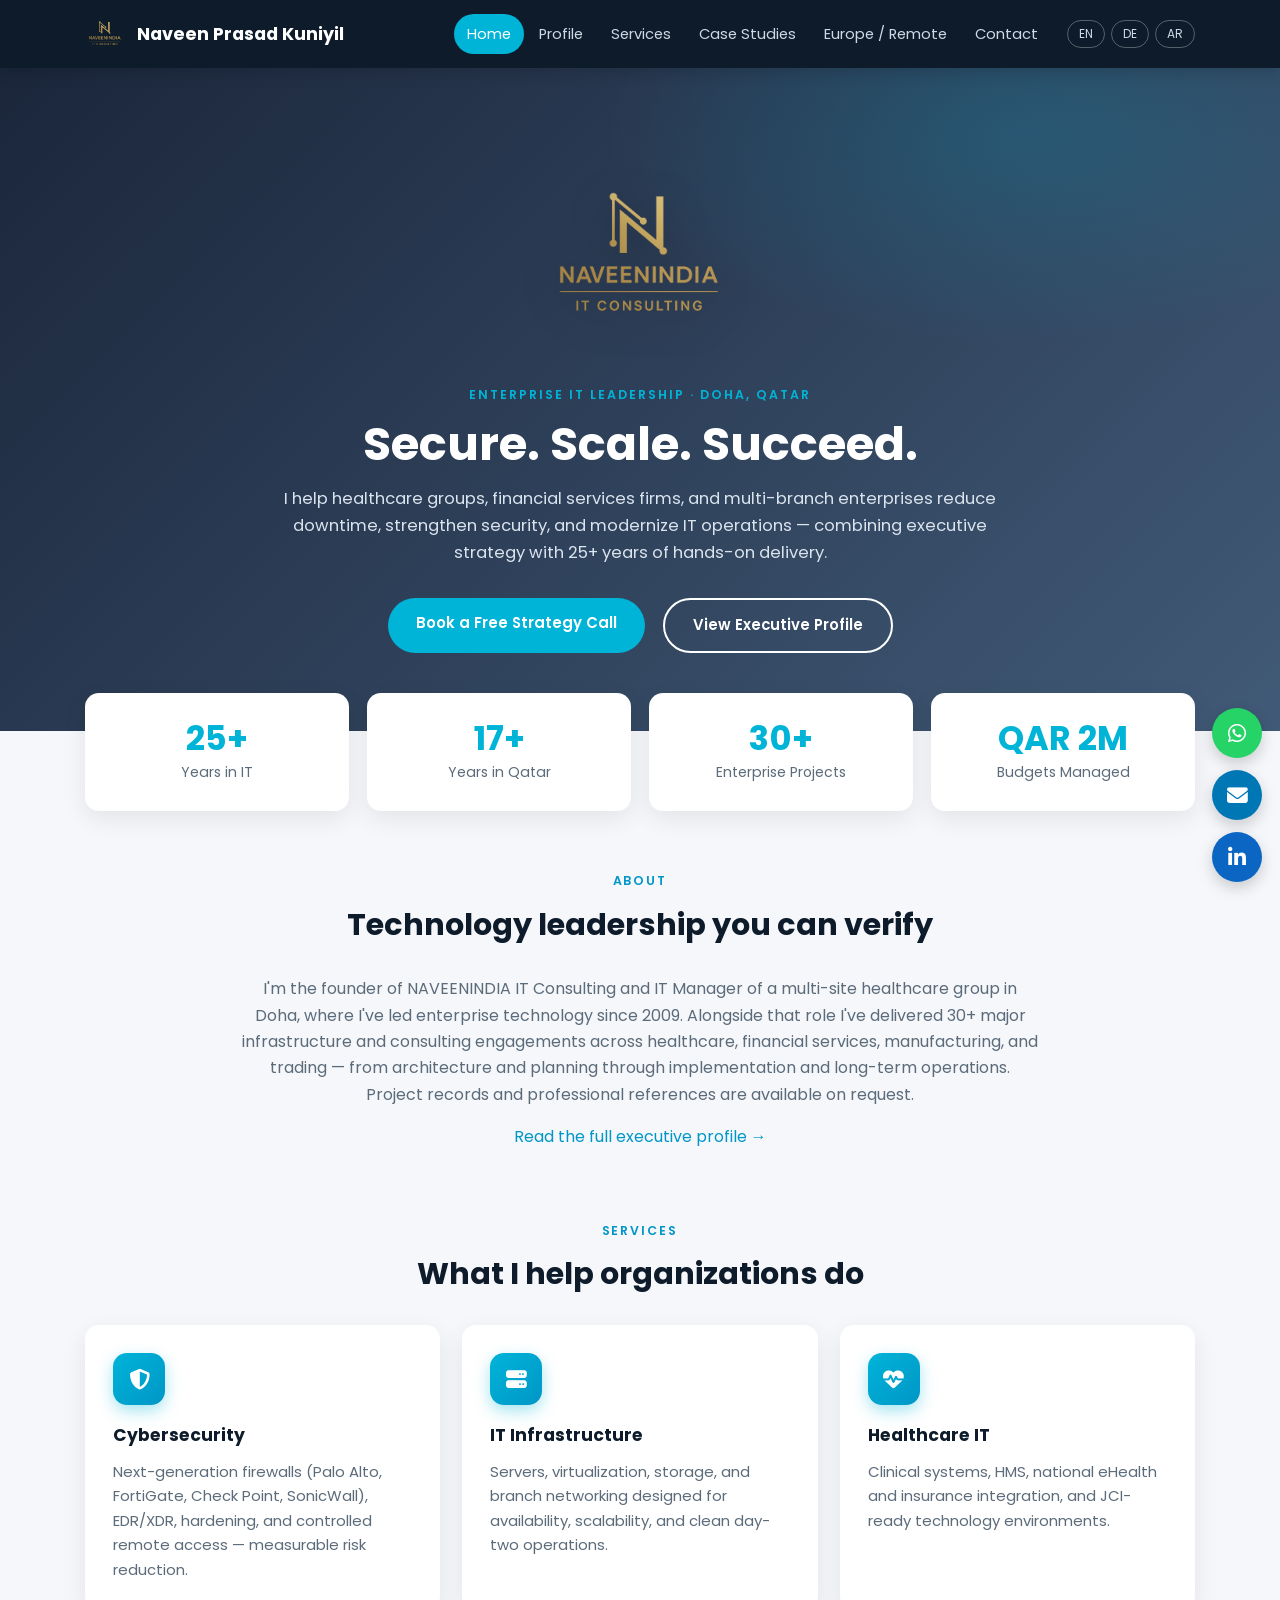
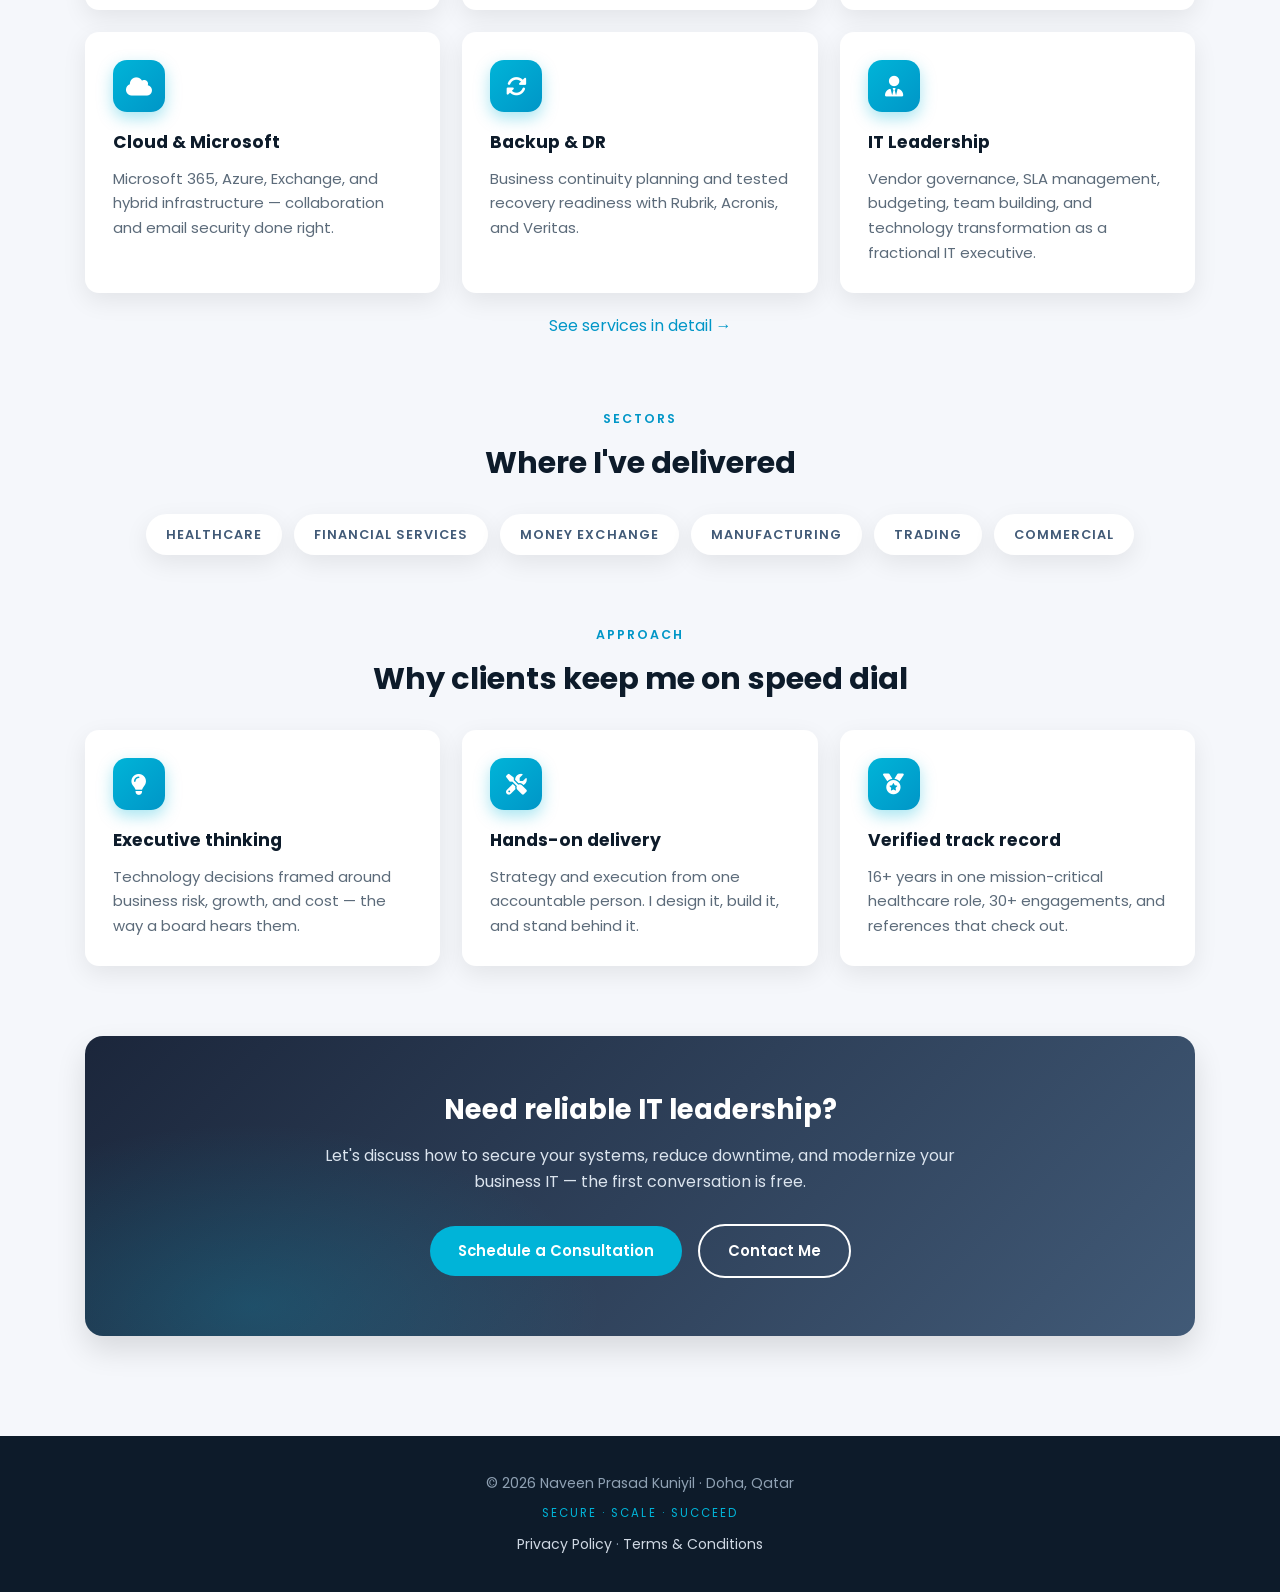
<file: index.html>
<!DOCTYPE html>
<html lang="en">
<head>
<meta charset="UTF-8">
<meta name="viewport" content="width=device-width, initial-scale=1.0">
<title>Naveen Prasad Kuniyil | IT Consultant | Cybersecurity | Healthcare IT | Qatar</title>
<meta name="description" content="Senior IT Infrastructure & Cybersecurity Leader in Doha, Qatar. 25+ years experience, 17+ years in Qatar, 30+ enterprise projects across healthcare, finance, and enterprise sectors.">
<meta name="keywords" content="IT Consultant Qatar, Cybersecurity Consultant, Healthcare IT, IT Infrastructure, Cloud Consultant, IT Manager Qatar, GCC IT Expert">
<link href="https://fonts.googleapis.com/css2?family=Poppins:wght@300;400;600;700&display=swap" rel="stylesheet">
<link rel="stylesheet" href="https://cdnjs.cloudflare.com/ajax/libs/font-awesome/6.5.0/css/all.min.css">
<link rel="stylesheet" href="style.css">
</head>
<body>
<header class="site">
<div class="nav">
<a class="brand" href="index.html"><img src="naveenindia_logo.png" alt="Naveen India logo"> Naveen Prasad Kuniyil</a>
<button class="menu-btn" onclick="toggleMenu()" aria-label="Menu"><i class="fas fa-bars"></i></button>
<nav class="nav-links" id="navMenu">
<a href="index.html" class="active">Home</a>
<a href="cv.html">Profile</a>
<a href="services.html">Services</a>
<a href="case-studies.html">Case Studies</a>
<a href="germany.html">Europe / Remote</a>
<a href="contact.html">Contact</a>
</nav>
<div class="lang-switch">
<button onclick="setLang('en')">EN</button>
<button onclick="setLang('de')">DE</button>
<button onclick="setLang('ar')">AR</button>
</div>
</div>
</header>

<div class="hero">
<div class="hero-inner">
<img class="hero-logo" src="naveenindia_logo.png" alt="Naveen India logo">
<span class="eyebrow">Enterprise IT Leadership · Doha, Qatar</span>
<h1>Secure. Scale. Succeed.</h1>
<p class="lead">I help healthcare groups, financial services firms, and multi-branch enterprises reduce downtime, strengthen security, and modernize IT operations — combining executive strategy with 25+ years of hands-on delivery.</p>
<div class="cta">
<a class="btn btn-cyan" href="https://calendly.com/naveenprasad-naveen/30min" target="_blank" rel="noopener">Book a Free Strategy Call</a>
<a class="btn btn-ghost" href="cv.html">View Executive Profile</a>
</div>
</div>
</div>
<div class="stats">
<div class="stat"><b>25+</b><span>Years in IT</span></div>
<div class="stat"><b>17+</b><span>Years in Qatar</span></div>
<div class="stat"><b>30+</b><span>Enterprise Projects</span></div>
<div class="stat"><b>QAR 2M</b><span>Budgets Managed</span></div>
</div>

<main>

<section id="about">
<span class="eyebrow">About</span>
<h2 class="section-title">Technology leadership you can verify</h2>
<p class="intro">I'm the founder of NAVEENINDIA IT Consulting and IT Manager of a multi-site healthcare group in Doha, where I've led enterprise technology since 2009. Alongside that role I've delivered 30+ major infrastructure and consulting engagements across healthcare, financial services, manufacturing, and trading — from architecture and planning through implementation and long-term operations. Project records and professional references are available on request.</p>
<p style="margin-top:16px;text-align:center"><a href="cv.html">Read the full executive profile →</a></p>
</section>

<section>
<span class="eyebrow">Services</span>
<h2 class="section-title">What I help organizations do</h2>
<div class="grid">
<div class="card"><div class="icon"><i class="fas fa-shield-halved"></i></div><h3>Cybersecurity</h3><p>Next-generation firewalls (Palo Alto, FortiGate, Check Point, SonicWall), EDR/XDR, hardening, and controlled remote access — measurable risk reduction.</p></div>
<div class="card"><div class="icon"><i class="fas fa-server"></i></div><h3>IT Infrastructure</h3><p>Servers, virtualization, storage, and branch networking designed for availability, scalability, and clean day-two operations.</p></div>
<div class="card"><div class="icon"><i class="fas fa-heart-pulse"></i></div><h3>Healthcare IT</h3><p>Clinical systems, HMS, national eHealth and insurance integration, and JCI-ready technology environments.</p></div>
<div class="card"><div class="icon"><i class="fas fa-cloud"></i></div><h3>Cloud &amp; Microsoft</h3><p>Microsoft 365, Azure, Exchange, and hybrid infrastructure — collaboration and email security done right.</p></div>
<div class="card"><div class="icon"><i class="fas fa-rotate"></i></div><h3>Backup &amp; DR</h3><p>Business continuity planning and tested recovery readiness with Rubrik, Acronis, and Veritas.</p></div>
<div class="card"><div class="icon"><i class="fas fa-user-tie"></i></div><h3>IT Leadership</h3><p>Vendor governance, SLA management, budgeting, team building, and technology transformation as a fractional IT executive.</p></div>
</div>
<p style="margin-top:20px;text-align:center"><a href="services.html">See services in detail →</a></p>
</section>

<section>
<span class="eyebrow">Sectors</span>
<h2 class="section-title">Where I've delivered</h2>
<div class="sectors">
<span>HEALTHCARE</span><span>FINANCIAL SERVICES</span><span>MONEY EXCHANGE</span><span>MANUFACTURING</span><span>TRADING</span><span>COMMERCIAL</span>
</div>
</section>

<section>
<span class="eyebrow">Approach</span>
<h2 class="section-title">Why clients keep me on speed dial</h2>
<div class="grid-3">
<div class="card"><div class="icon"><i class="fas fa-lightbulb"></i></div><h3>Executive thinking</h3><p>Technology decisions framed around business risk, growth, and cost — the way a board hears them.</p></div>
<div class="card"><div class="icon"><i class="fas fa-screwdriver-wrench"></i></div><h3>Hands-on delivery</h3><p>Strategy and execution from one accountable person. I design it, build it, and stand behind it.</p></div>
<div class="card"><div class="icon"><i class="fas fa-medal"></i></div><h3>Verified track record</h3><p>16+ years in one mission-critical healthcare role, 30+ engagements, and references that check out.</p></div>
</div>
</section>

<section>
<div class="cta-band">
<h2>Need reliable IT leadership?</h2>
<p>Let's discuss how to secure your systems, reduce downtime, and modernize your business IT — the first conversation is free.</p>
<a class="btn btn-cyan" href="https://calendly.com/naveenprasad-naveen/30min" target="_blank" rel="noopener">Schedule a Consultation</a>
<a class="btn btn-ghost" href="contact.html">Contact Me</a>
</div>
</section>

</main>
<div class="float-icons">
<a href="https://wa.me/97433990879?text=Hello%20I%20need%20IT%20consultation" target="_blank" rel="noopener" class="whatsapp" aria-label="WhatsApp"><i class="fab fa-whatsapp"></i></a>
<a href="mailto:naveenprasad.naveen@gmail.com" class="email" aria-label="Email"><i class="fas fa-envelope"></i></a>
<a href="https://www.linkedin.com/in/naveen-prasad-kuniyil" target="_blank" rel="noopener" class="linkedin" aria-label="LinkedIn"><i class="fab fa-linkedin-in"></i></a>
</div>
<footer class="site">
<p>© 2026 Naveen Prasad Kuniyil · Doha, Qatar</p>
<p class="foot-tag">SECURE · SCALE · SUCCEED</p>
<p style="margin-top:10px;"><a href="privacy.html">Privacy Policy</a> · <a href="terms.html">Terms &amp; Conditions</a></p>
</footer>

<div id="google_translate_element" style="display:none;"></div>
<script>
function googleTranslateElementInit(){
new google.translate.TranslateElement({pageLanguage:'en'},'google_translate_element');
}
function setLang(lang){
const interval=setInterval(()=>{
const select=document.querySelector(".goog-te-combo");
if(select){select.value=lang;select.dispatchEvent(new Event("change"));clearInterval(interval);}
},300);
document.body.dir=(lang==="ar")?"rtl":"ltr";
}
function toggleMenu(){document.getElementById("navMenu").classList.toggle("open");}
</script>
<script src="//translate.google.com/translate_a/element.js?cb=googleTranslateElementInit"></script>

</body>
</html>
</file>
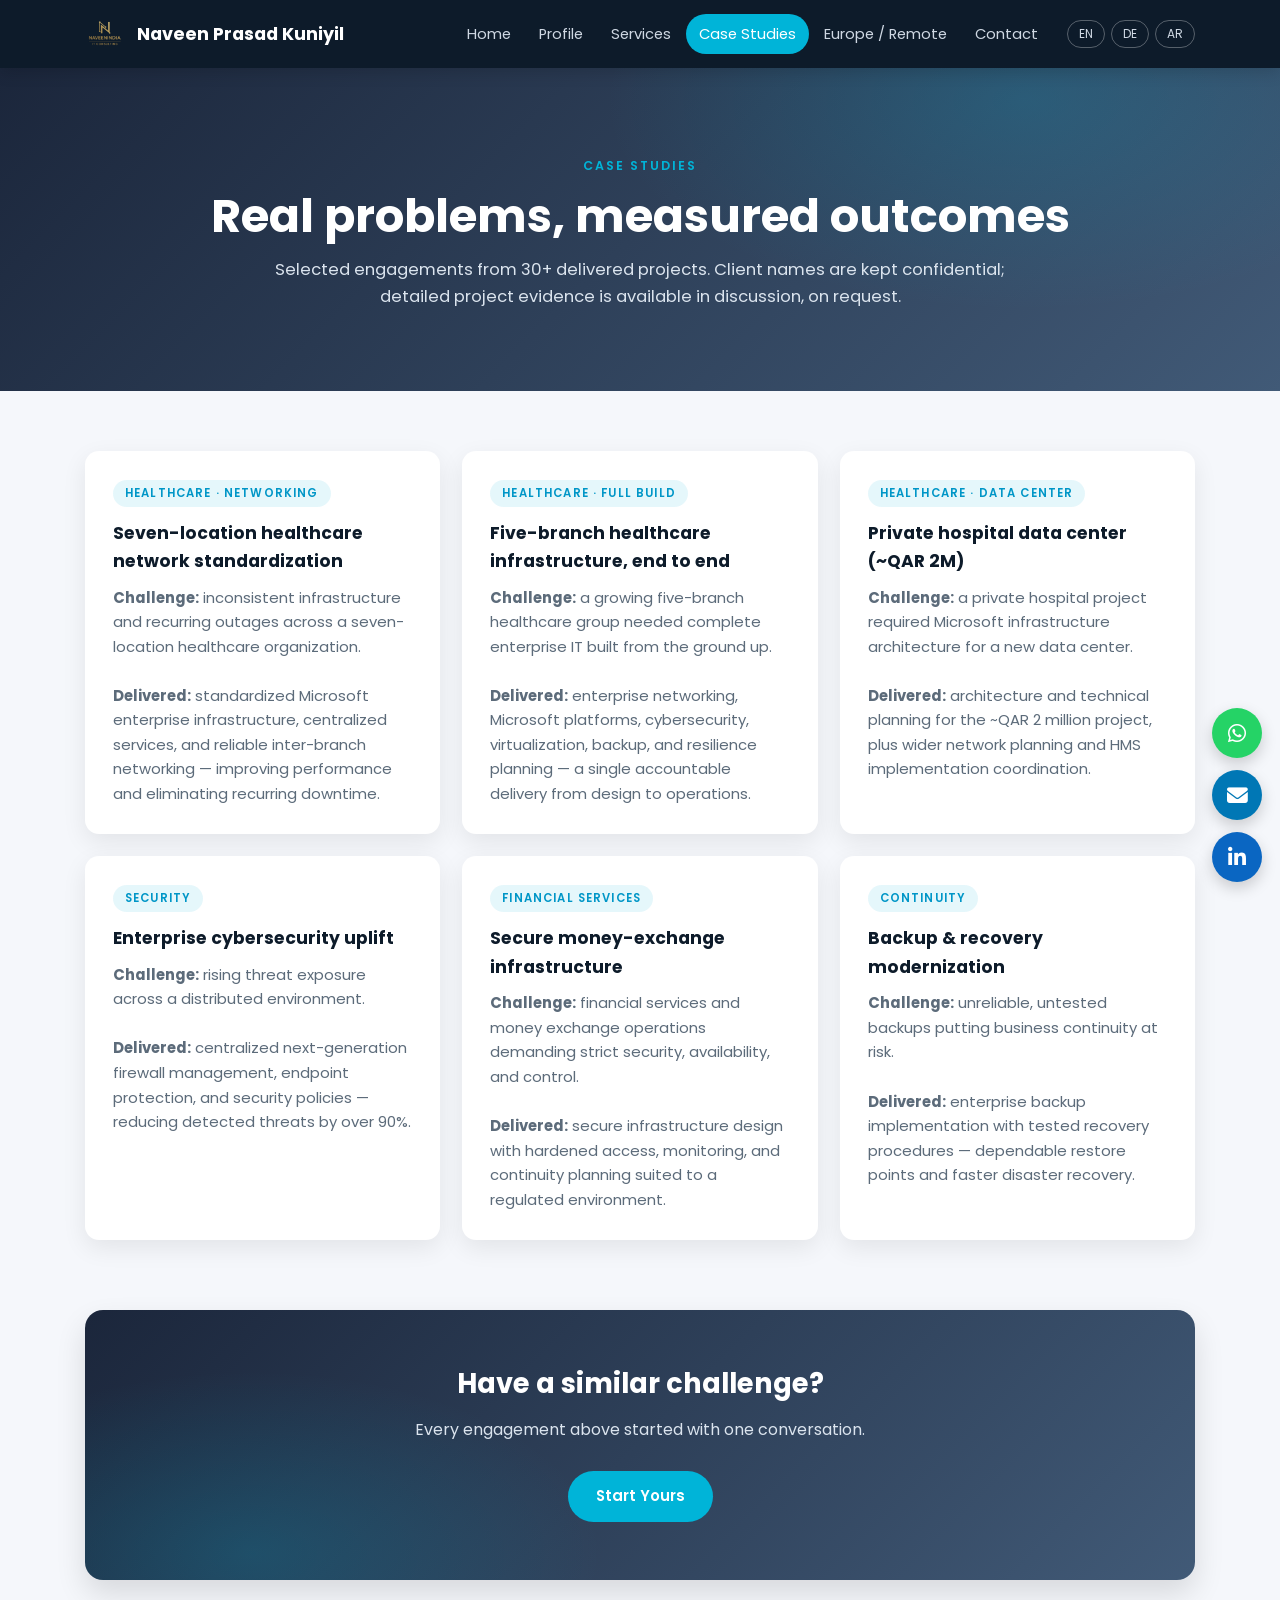
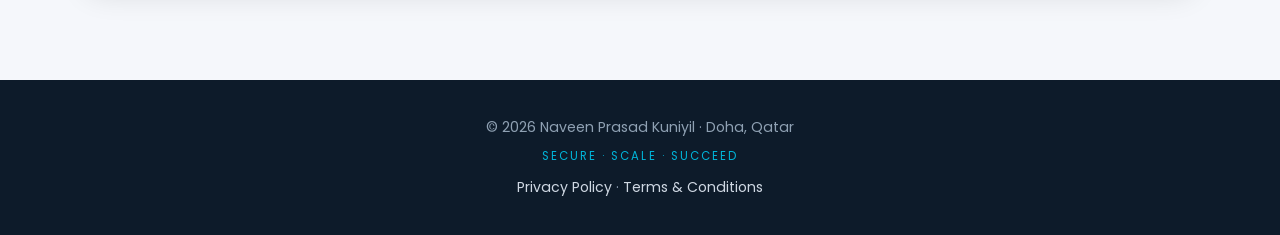
<file: case-studies.html>
<!DOCTYPE html>
<html lang="en">
<head>
<meta charset="UTF-8">
<meta name="viewport" content="width=device-width, initial-scale=1.0">
<title>Case Studies | Naveen Prasad Kuniyil | IT Consulting Qatar</title>
<meta name="description" content="Selected IT consulting case studies: healthcare network standardization, hospital data center architecture, cybersecurity uplift, and disaster recovery modernization in Qatar.">
<meta name="keywords" content="IT case studies Qatar, healthcare IT projects, cybersecurity implementation, data center project Qatar, disaster recovery case study">
<link href="https://fonts.googleapis.com/css2?family=Poppins:wght@300;400;600;700&display=swap" rel="stylesheet">
<link rel="stylesheet" href="https://cdnjs.cloudflare.com/ajax/libs/font-awesome/6.5.0/css/all.min.css">
<link rel="stylesheet" href="style.css">
</head>
<body>
<header class="site">
<div class="nav">
<a class="brand" href="index.html"><img src="naveenindia_logo.png" alt="Naveen India logo"> Naveen Prasad Kuniyil</a>
<button class="menu-btn" onclick="toggleMenu()" aria-label="Menu"><i class="fas fa-bars"></i></button>
<nav class="nav-links" id="navMenu">
<a href="index.html">Home</a>
<a href="cv.html">Profile</a>
<a href="services.html">Services</a>
<a href="case-studies.html" class="active">Case Studies</a>
<a href="germany.html">Europe / Remote</a>
<a href="contact.html">Contact</a>
</nav>
<div class="lang-switch">
<button onclick="setLang('en')">EN</button>
<button onclick="setLang('de')">DE</button>
<button onclick="setLang('ar')">AR</button>
</div>
</div>
</header>

<div class="hero">
<div class="hero-inner">
<span class="eyebrow">Case studies</span>
<h1>Real problems, measured outcomes</h1>
<p class="lead">Selected engagements from 30+ delivered projects. Client names are kept confidential; detailed project evidence is available in discussion, on request.</p>
</div>
</div>

<main>

<section>
<div class="grid">

<div class="card"><span class="tag">Healthcare · Networking</span><h3>Seven-location healthcare network standardization</h3><p><strong>Challenge:</strong> inconsistent infrastructure and recurring outages across a seven-location healthcare organization.<br><br><strong>Delivered:</strong> standardized Microsoft enterprise infrastructure, centralized services, and reliable inter-branch networking — improving performance and eliminating recurring downtime.</p></div>

<div class="card"><span class="tag">Healthcare · Full build</span><h3>Five-branch healthcare infrastructure, end to end</h3><p><strong>Challenge:</strong> a growing five-branch healthcare group needed complete enterprise IT built from the ground up.<br><br><strong>Delivered:</strong> enterprise networking, Microsoft platforms, cybersecurity, virtualization, backup, and resilience planning — a single accountable delivery from design to operations.</p></div>

<div class="card"><span class="tag">Healthcare · Data center</span><h3>Private hospital data center (~QAR 2M)</h3><p><strong>Challenge:</strong> a private hospital project required Microsoft infrastructure architecture for a new data center.<br><br><strong>Delivered:</strong> architecture and technical planning for the ~QAR 2 million project, plus wider network planning and HMS implementation coordination.</p></div>

<div class="card"><span class="tag">Security</span><h3>Enterprise cybersecurity uplift</h3><p><strong>Challenge:</strong> rising threat exposure across a distributed environment.<br><br><strong>Delivered:</strong> centralized next-generation firewall management, endpoint protection, and security policies — reducing detected threats by over 90%.</p></div>

<div class="card"><span class="tag">Financial services</span><h3>Secure money-exchange infrastructure</h3><p><strong>Challenge:</strong> financial services and money exchange operations demanding strict security, availability, and control.<br><br><strong>Delivered:</strong> secure infrastructure design with hardened access, monitoring, and continuity planning suited to a regulated environment.</p></div>

<div class="card"><span class="tag">Continuity</span><h3>Backup &amp; recovery modernization</h3><p><strong>Challenge:</strong> unreliable, untested backups putting business continuity at risk.<br><br><strong>Delivered:</strong> enterprise backup implementation with tested recovery procedures — dependable restore points and faster disaster recovery.</p></div>

</div>
</section>

<section>
<div class="cta-band">
<h2>Have a similar challenge?</h2>
<p>Every engagement above started with one conversation.</p>
<a class="btn btn-cyan" href="https://calendly.com/naveenprasad-naveen/30min" target="_blank" rel="noopener">Start Yours</a>
</div>
</section>

</main>
<div class="float-icons">
<a href="https://wa.me/97433990879?text=Hello%20I%20need%20IT%20consultation" target="_blank" rel="noopener" class="whatsapp" aria-label="WhatsApp"><i class="fab fa-whatsapp"></i></a>
<a href="mailto:naveenprasad.naveen@gmail.com" class="email" aria-label="Email"><i class="fas fa-envelope"></i></a>
<a href="https://www.linkedin.com/in/naveen-prasad-kuniyil" target="_blank" rel="noopener" class="linkedin" aria-label="LinkedIn"><i class="fab fa-linkedin-in"></i></a>
</div>
<footer class="site">
<p>© 2026 Naveen Prasad Kuniyil · Doha, Qatar</p>
<p class="foot-tag">SECURE · SCALE · SUCCEED</p>
<p style="margin-top:10px;"><a href="privacy.html">Privacy Policy</a> · <a href="terms.html">Terms &amp; Conditions</a></p>
</footer>

<div id="google_translate_element" style="display:none;"></div>
<script>
function googleTranslateElementInit(){
new google.translate.TranslateElement({pageLanguage:'en'},'google_translate_element');
}
function setLang(lang){
const interval=setInterval(()=>{
const select=document.querySelector(".goog-te-combo");
if(select){select.value=lang;select.dispatchEvent(new Event("change"));clearInterval(interval);}
},300);
document.body.dir=(lang==="ar")?"rtl":"ltr";
}
function toggleMenu(){document.getElementById("navMenu").classList.toggle("open");}
</script>
<script src="//translate.google.com/translate_a/element.js?cb=googleTranslateElementInit"></script>

</body>
</html>
</file>
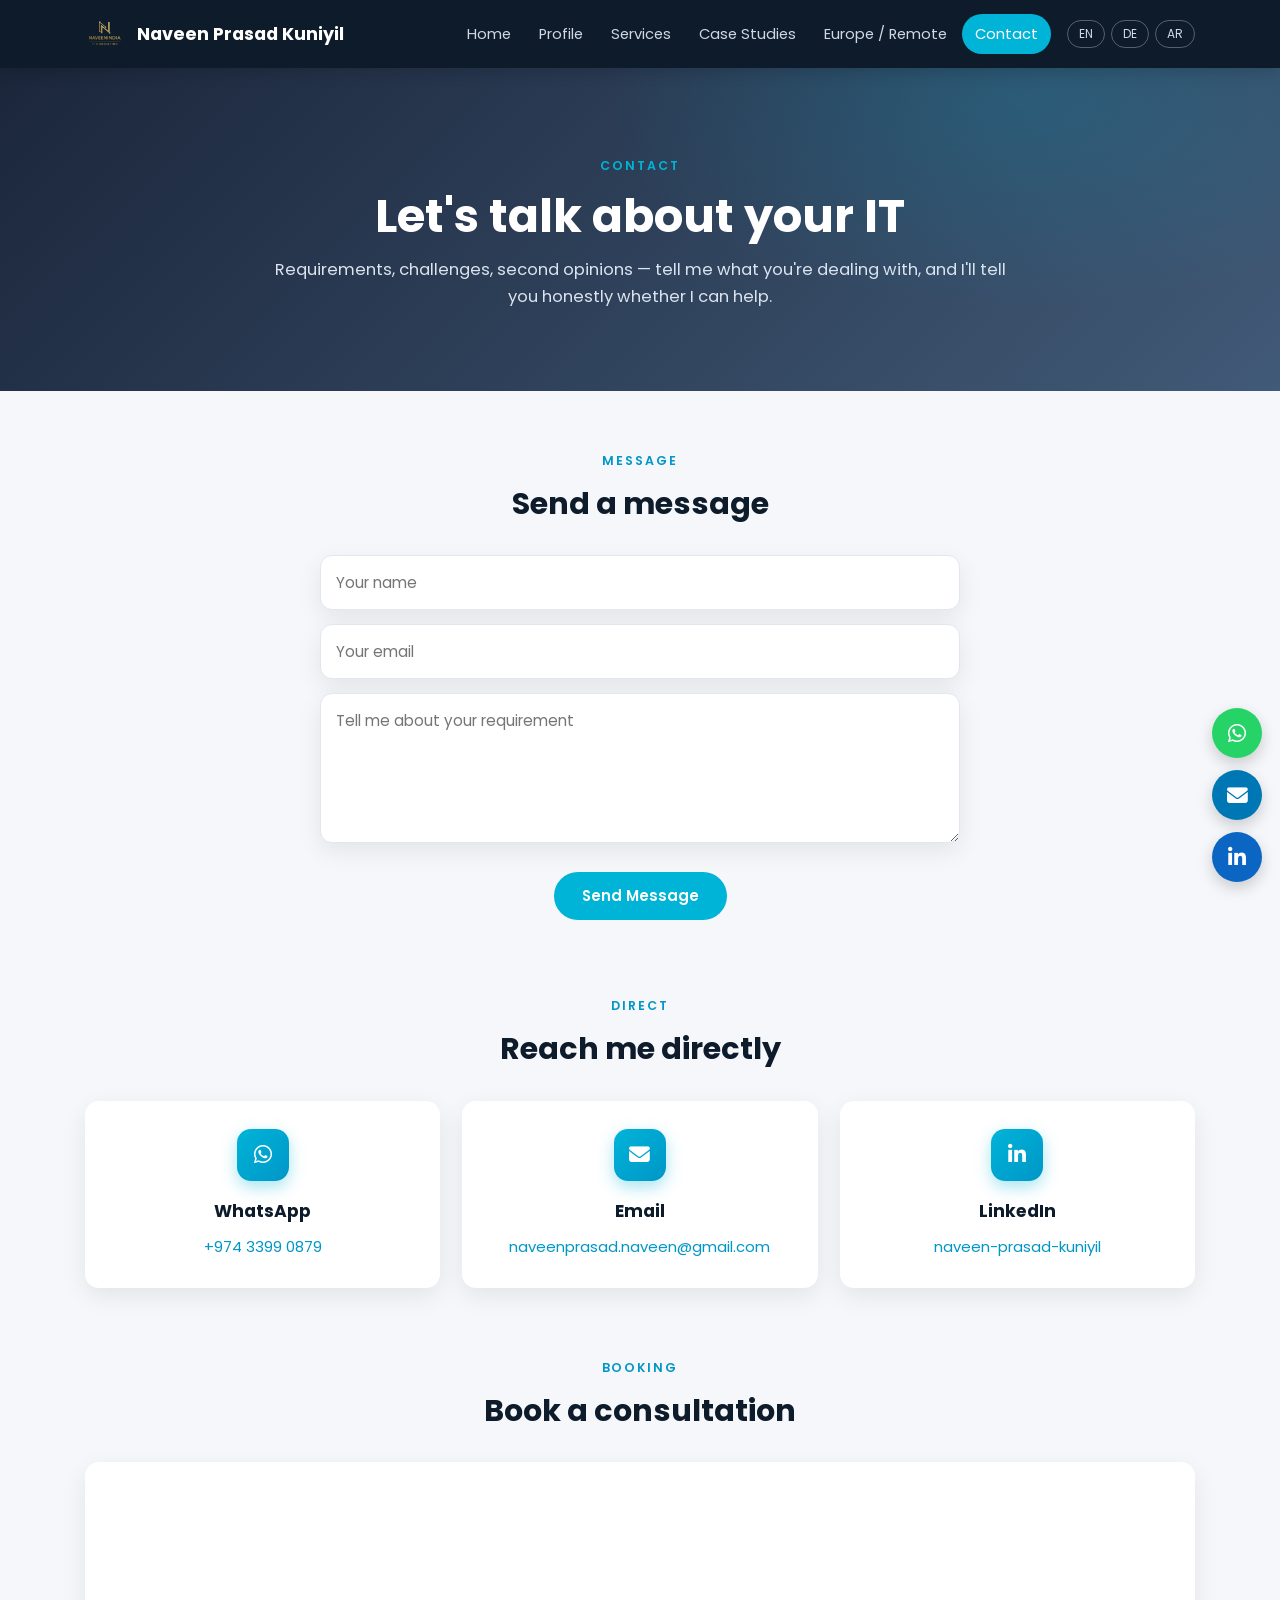
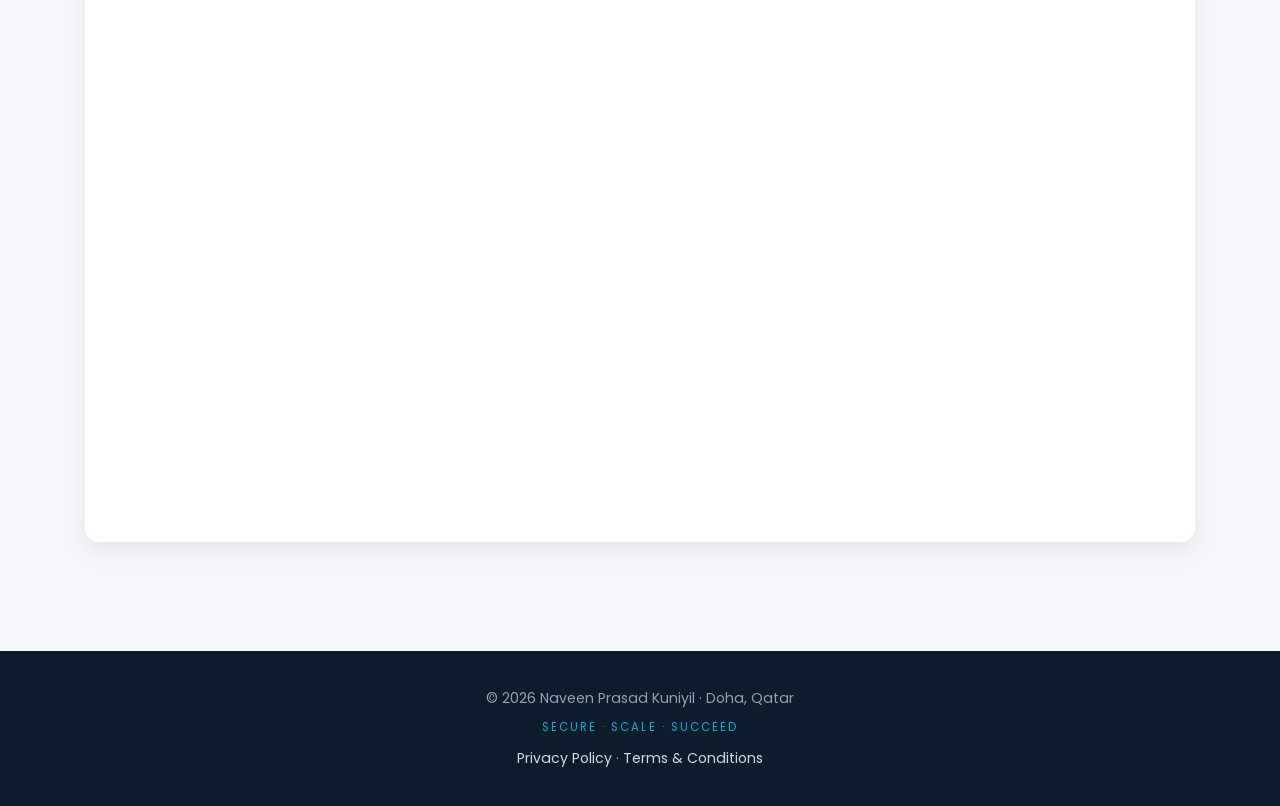
<file: contact.html>
<!DOCTYPE html>
<html lang="en">
<head>
<meta charset="UTF-8">
<meta name="viewport" content="width=device-width, initial-scale=1.0">
<title>Contact | Naveen Prasad Kuniyil | IT Consultant Qatar</title>
<meta name="description" content="Contact Naveen Prasad Kuniyil for IT consulting in Qatar and the GCC — cybersecurity, infrastructure, healthcare IT, and technology leadership.">
<meta name="keywords" content="contact IT consultant Qatar, book IT consultation Doha, cybersecurity consultant contact">
<link href="https://fonts.googleapis.com/css2?family=Poppins:wght@300;400;600;700&display=swap" rel="stylesheet">
<link rel="stylesheet" href="https://cdnjs.cloudflare.com/ajax/libs/font-awesome/6.5.0/css/all.min.css">
<link rel="stylesheet" href="style.css">
</head>
<body>
<header class="site">
<div class="nav">
<a class="brand" href="index.html"><img src="naveenindia_logo.png" alt="Naveen India logo"> Naveen Prasad Kuniyil</a>
<button class="menu-btn" onclick="toggleMenu()" aria-label="Menu"><i class="fas fa-bars"></i></button>
<nav class="nav-links" id="navMenu">
<a href="index.html">Home</a>
<a href="cv.html">Profile</a>
<a href="services.html">Services</a>
<a href="case-studies.html">Case Studies</a>
<a href="germany.html">Europe / Remote</a>
<a href="contact.html" class="active">Contact</a>
</nav>
<div class="lang-switch">
<button onclick="setLang('en')">EN</button>
<button onclick="setLang('de')">DE</button>
<button onclick="setLang('ar')">AR</button>
</div>
</div>
</header>

<div class="hero">
<div class="hero-inner">
<span class="eyebrow">Contact</span>
<h1>Let's talk about your IT</h1>
<p class="lead">Requirements, challenges, second opinions — tell me what you're dealing with, and I'll tell you honestly whether I can help.</p>
</div>
</div>

<main>

<section>
<span class="eyebrow">Message</span>
<h2 class="section-title">Send a message</h2>
<div class="contact-form" style="max-width:640px;margin:0 auto">
<form id="contactForm">
<input type="text" id="name" placeholder="Your name" required>
<input type="email" id="email" placeholder="Your email" required>
<textarea id="message" placeholder="Tell me about your requirement" required></textarea>
<div style="text-align:center"><button class="btn btn-cyan" type="submit">Send Message</button></div>
</form>
<p id="status" style="text-align:center"></p>
</div>
</section>

<section>
<span class="eyebrow">Direct</span>
<h2 class="section-title">Reach me directly</h2>
<div class="grid-3">
<div class="card" style="text-align:center"><div class="icon" style="margin:0 auto 16px"><i class="fab fa-whatsapp"></i></div><h3>WhatsApp</h3><p><a href="https://wa.me/97433990879?text=Hello%20I%20need%20IT%20consultation" target="_blank" rel="noopener">+974 3399 0879</a></p></div>
<div class="card" style="text-align:center"><div class="icon" style="margin:0 auto 16px"><i class="fas fa-envelope"></i></div><h3>Email</h3><p><a href="mailto:naveenprasad.naveen@gmail.com">naveenprasad.naveen@gmail.com</a></p></div>
<div class="card" style="text-align:center"><div class="icon" style="margin:0 auto 16px"><i class="fab fa-linkedin-in"></i></div><h3>LinkedIn</h3><p><a href="https://www.linkedin.com/in/naveen-prasad-kuniyil" target="_blank" rel="noopener">naveen-prasad-kuniyil</a></p></div>
</div>
</section>

<section>
<span class="eyebrow">Booking</span>
<h2 class="section-title">Book a consultation</h2>
<iframe class="calendly" src="https://calendly.com/naveenprasad-naveen/30min" title="Book a consultation"></iframe>
</section>

</main>
<div class="float-icons">
<a href="https://wa.me/97433990879?text=Hello%20I%20need%20IT%20consultation" target="_blank" rel="noopener" class="whatsapp" aria-label="WhatsApp"><i class="fab fa-whatsapp"></i></a>
<a href="mailto:naveenprasad.naveen@gmail.com" class="email" aria-label="Email"><i class="fas fa-envelope"></i></a>
<a href="https://www.linkedin.com/in/naveen-prasad-kuniyil" target="_blank" rel="noopener" class="linkedin" aria-label="LinkedIn"><i class="fab fa-linkedin-in"></i></a>
</div>
<footer class="site">
<p>© 2026 Naveen Prasad Kuniyil · Doha, Qatar</p>
<p class="foot-tag">SECURE · SCALE · SUCCEED</p>
<p style="margin-top:10px;"><a href="privacy.html">Privacy Policy</a> · <a href="terms.html">Terms &amp; Conditions</a></p>
</footer>

<div id="google_translate_element" style="display:none;"></div>
<script>
function googleTranslateElementInit(){
new google.translate.TranslateElement({pageLanguage:'en'},'google_translate_element');
}
function setLang(lang){
const interval=setInterval(()=>{
const select=document.querySelector(".goog-te-combo");
if(select){select.value=lang;select.dispatchEvent(new Event("change"));clearInterval(interval);}
},300);
document.body.dir=(lang==="ar")?"rtl":"ltr";
}
function toggleMenu(){document.getElementById("navMenu").classList.toggle("open");}
</script>
<script src="//translate.google.com/translate_a/element.js?cb=googleTranslateElementInit"></script>
<script>
document.getElementById("contactForm").addEventListener("submit", function(e){
e.preventDefault();
const name = document.getElementById("name").value;
const email = document.getElementById("email").value;
const message = document.getElementById("message").value;
const subject = encodeURIComponent("Website inquiry from " + name);
const body = encodeURIComponent(message + "\n\nFrom: " + name + " (" + email + ")");
window.location.href = "mailto:naveenprasad.naveen@gmail.com?subject=" + subject + "&body=" + body;
document.getElementById("status").innerText = "Opening your email app to send the message…";
});
</script>
</body>
</html>
</file>
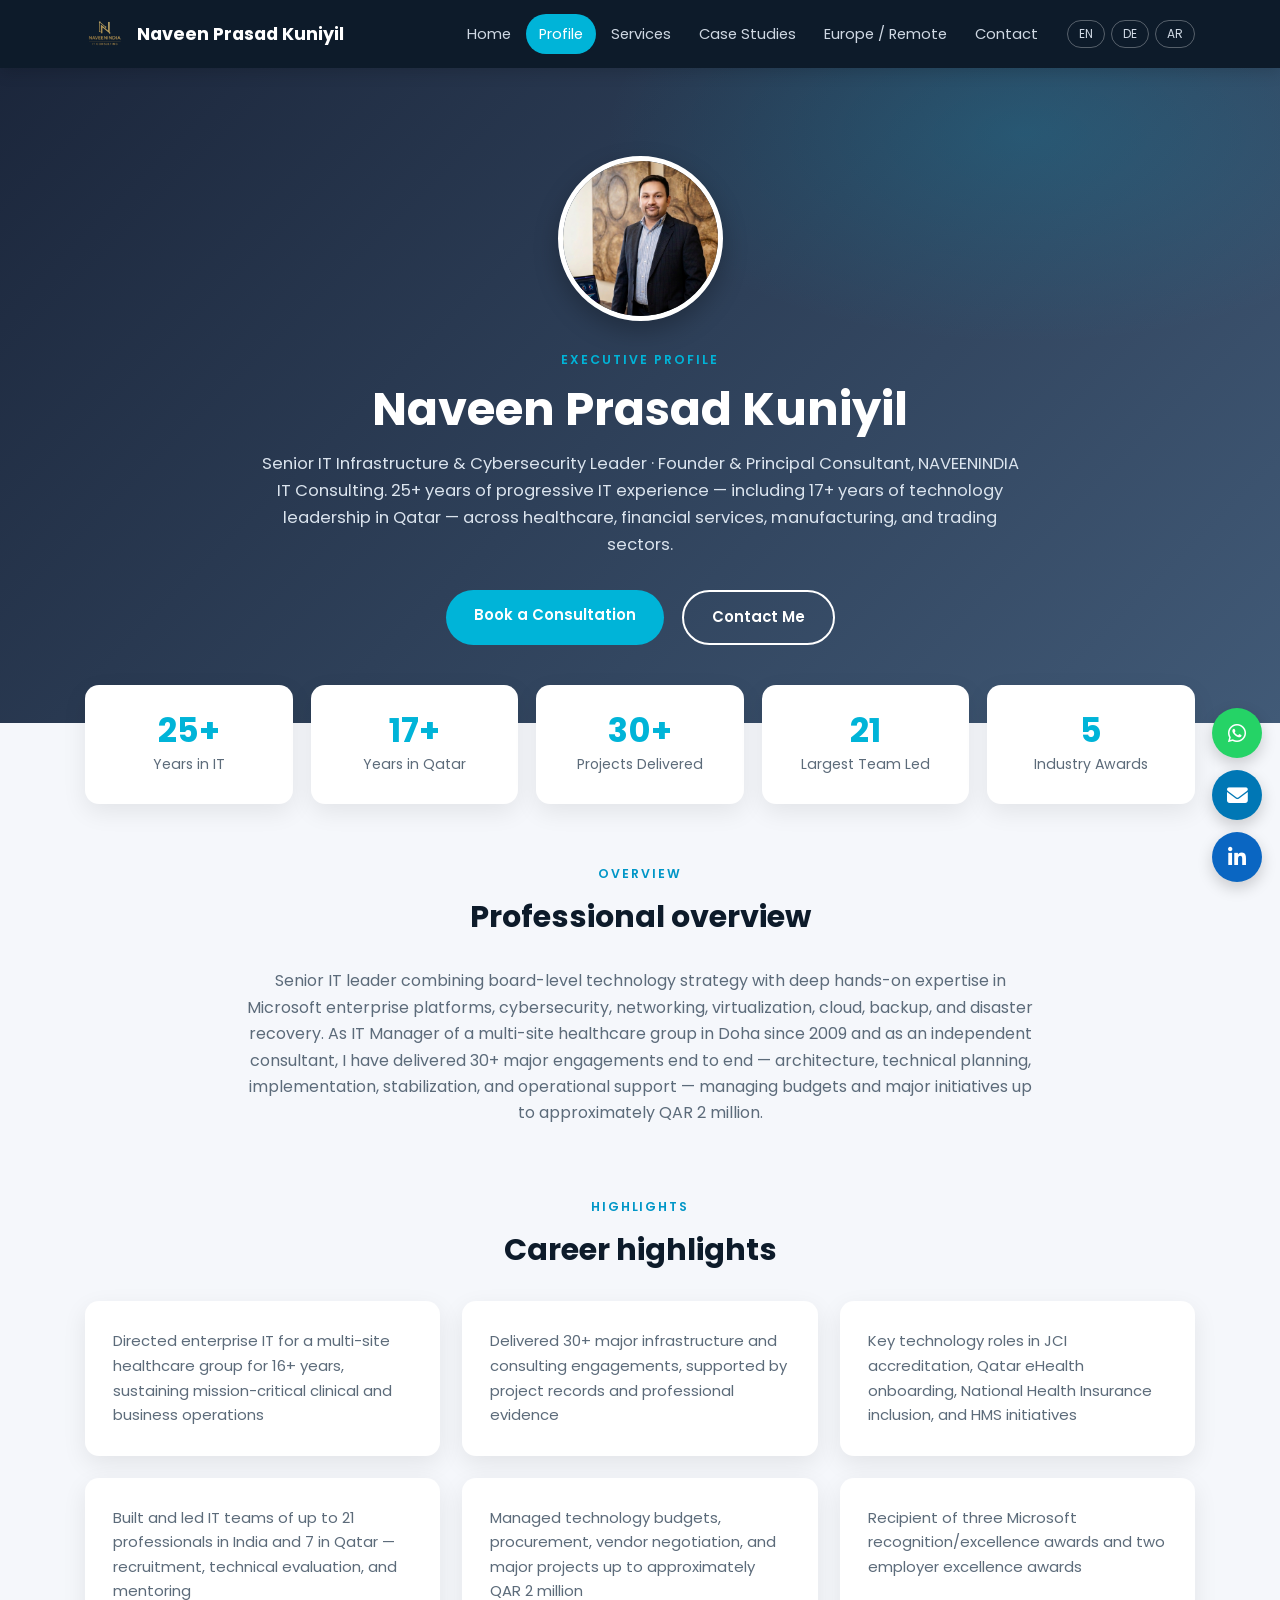
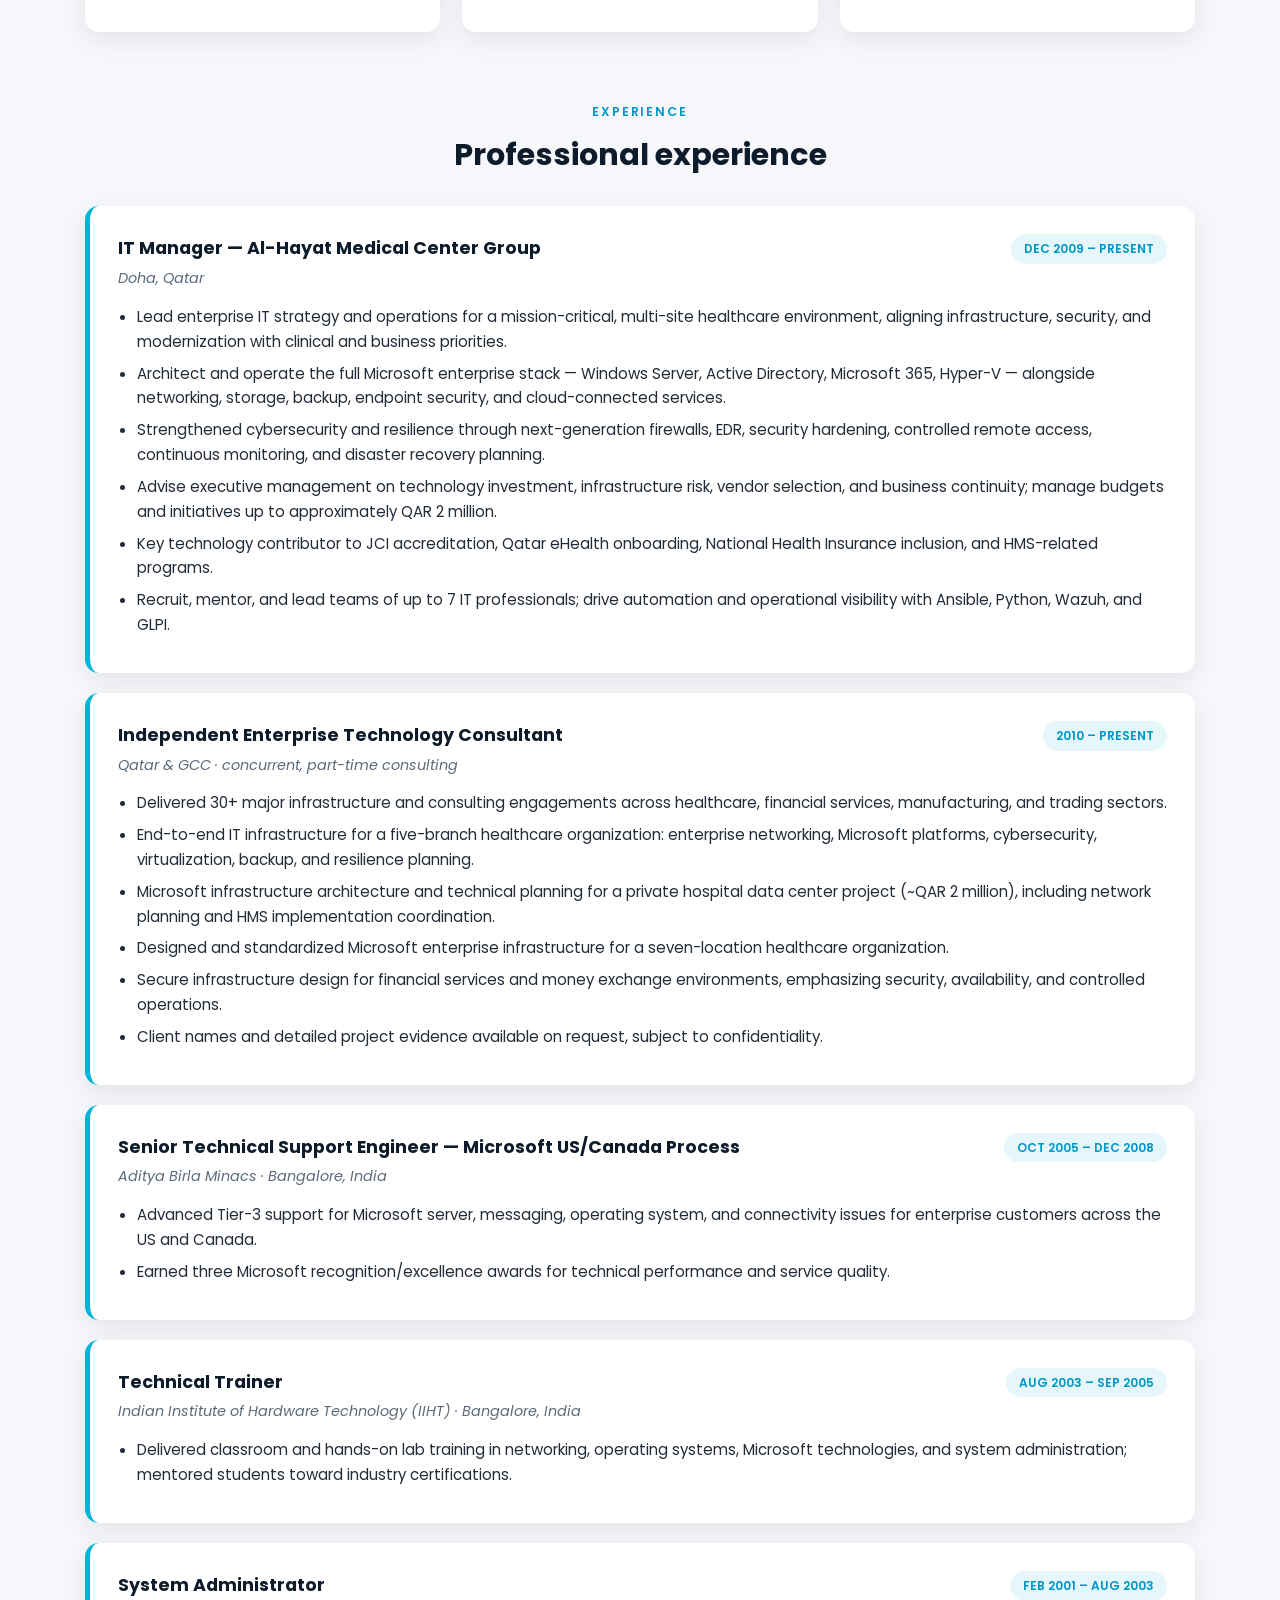
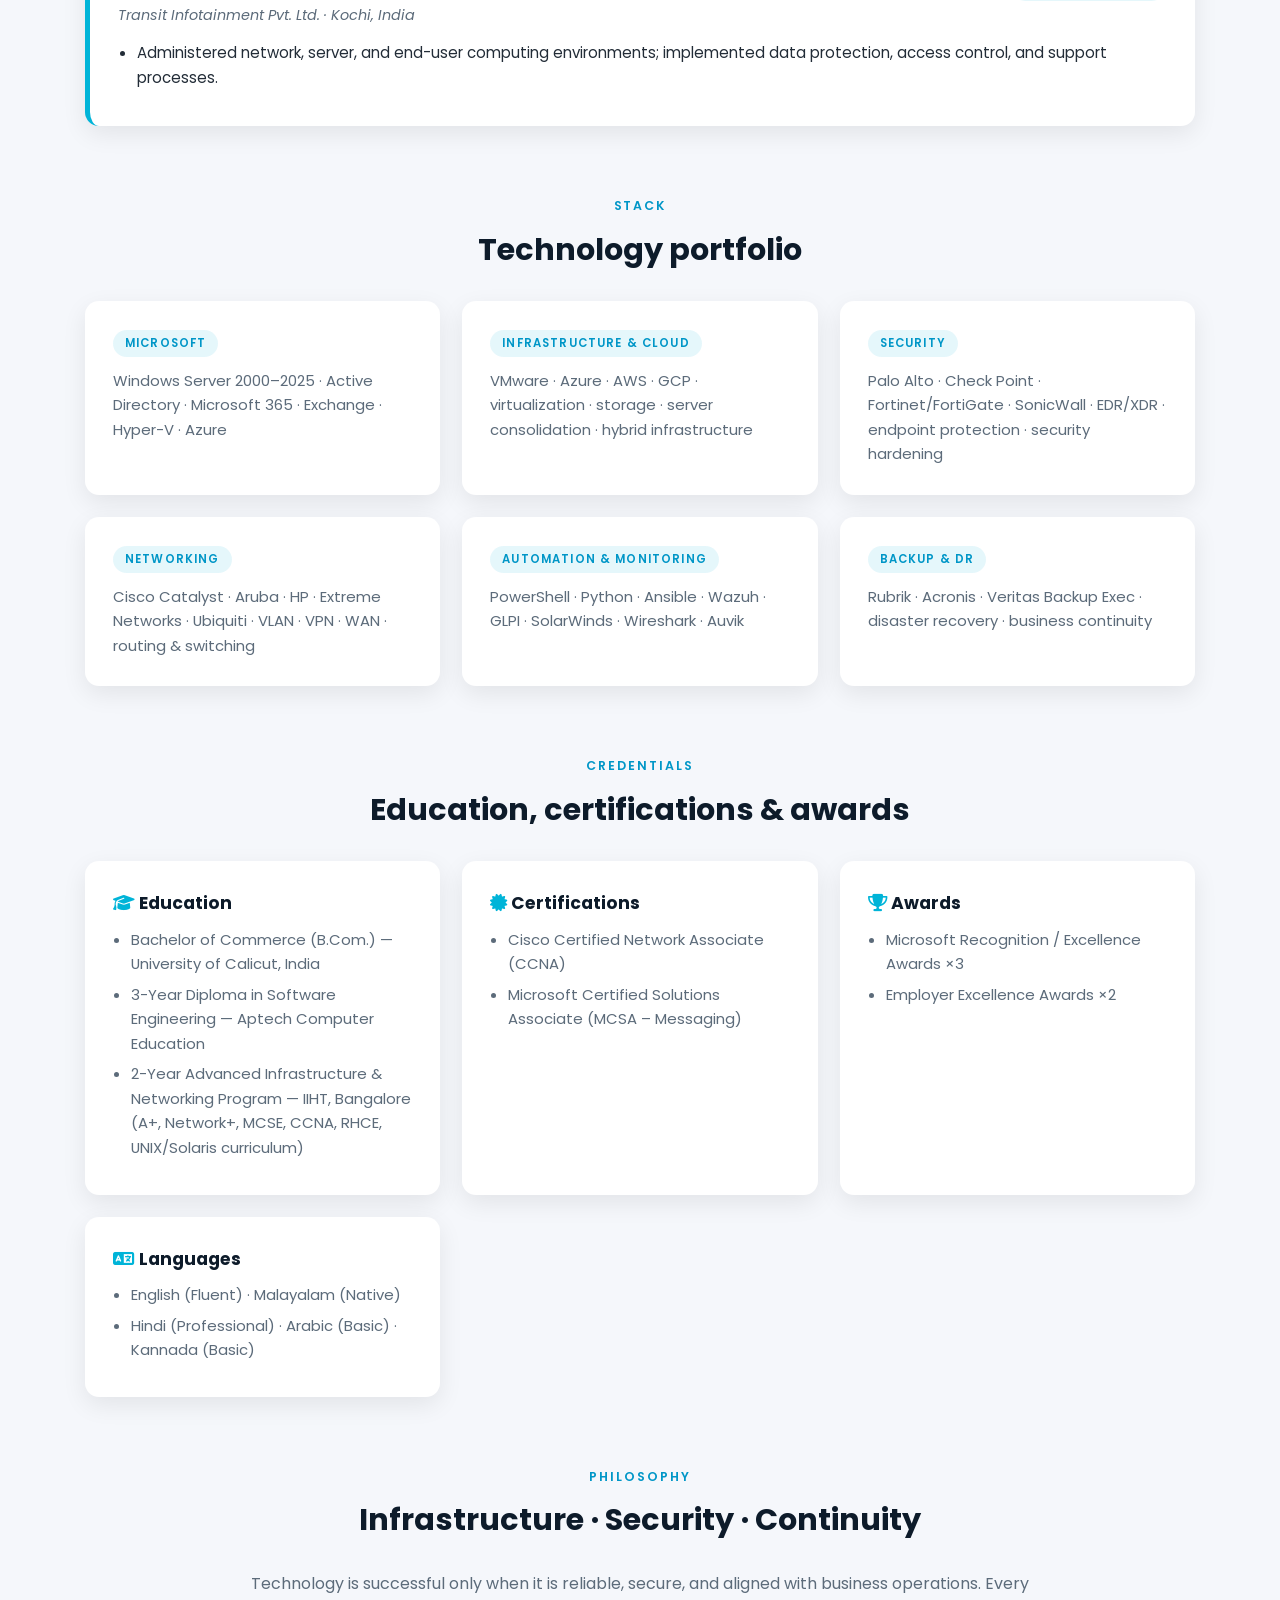
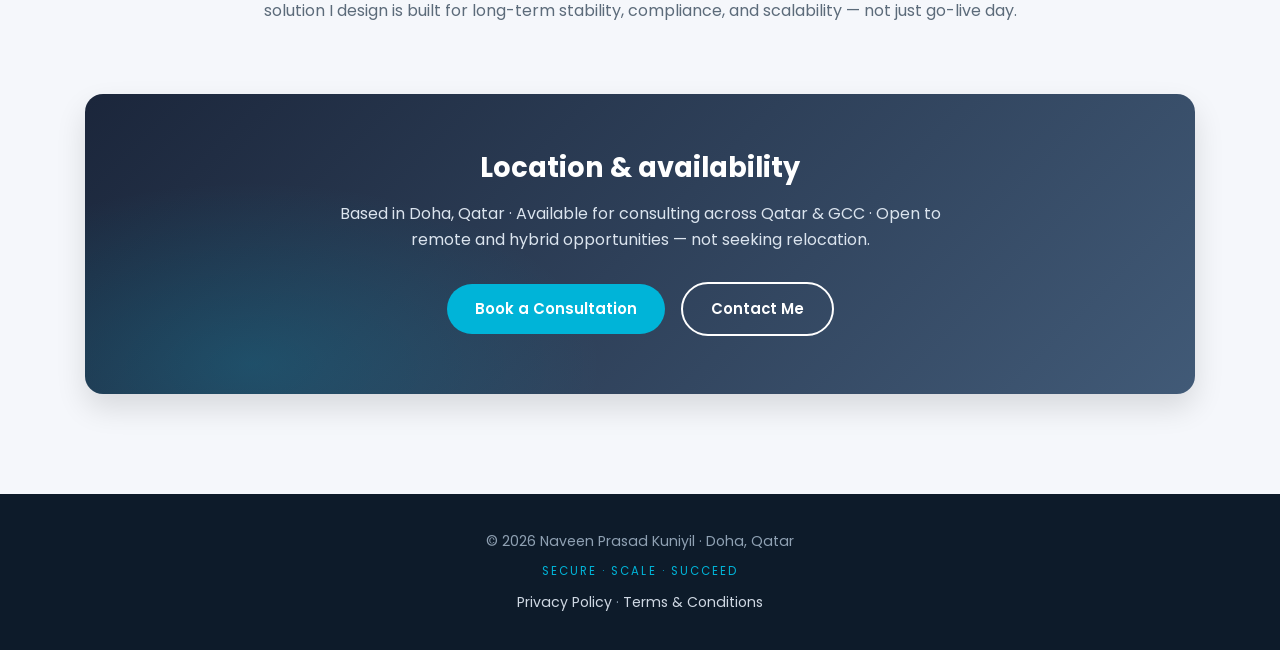
<file: cv.html>
<!DOCTYPE html>
<html lang="en">
<head>
<meta charset="UTF-8">
<meta name="viewport" content="width=device-width, initial-scale=1.0">
<title>Executive Profile | Naveen Prasad Kuniyil</title>
<meta name="description" content="Executive profile of Naveen Prasad Kuniyil: 25+ years in IT leadership, cybersecurity, infrastructure, and healthcare IT across Qatar and the GCC.">
<meta name="keywords" content="IT Manager Qatar, Cybersecurity Leader, Infrastructure Manager, Healthcare IT Manager, GCC IT Consultant, Microsoft Azure, Palo Alto Firewall">
<link href="https://fonts.googleapis.com/css2?family=Poppins:wght@300;400;600;700&display=swap" rel="stylesheet">
<link rel="stylesheet" href="https://cdnjs.cloudflare.com/ajax/libs/font-awesome/6.5.0/css/all.min.css">
<link rel="stylesheet" href="style.css">
<style>
body{-webkit-user-select:none;-moz-user-select:none;-ms-user-select:none;user-select:none;}
@media print{body{display:none;}}
</style>
</head>
<body>
<header class="site">
<div class="nav">
<a class="brand" href="index.html"><img src="naveenindia_logo.png" alt="Naveen India logo"> Naveen Prasad Kuniyil</a>
<button class="menu-btn" onclick="toggleMenu()" aria-label="Menu"><i class="fas fa-bars"></i></button>
<nav class="nav-links" id="navMenu">
<a href="index.html">Home</a>
<a href="cv.html" class="active">Profile</a>
<a href="services.html">Services</a>
<a href="case-studies.html">Case Studies</a>
<a href="germany.html">Europe / Remote</a>
<a href="contact.html">Contact</a>
</nav>
<div class="lang-switch">
<button onclick="setLang('en')">EN</button>
<button onclick="setLang('de')">DE</button>
<button onclick="setLang('ar')">AR</button>
</div>
</div>
</header>

<div class="hero">
<div class="hero-inner">
<img class="photo" src="naveen.png" alt="Naveen Prasad Kuniyil">
<span class="eyebrow">Executive Profile</span>
<h1>Naveen Prasad Kuniyil</h1>
<p class="lead">Senior IT Infrastructure &amp; Cybersecurity Leader · Founder &amp; Principal Consultant, NAVEENINDIA IT Consulting. 25+ years of progressive IT experience — including 17+ years of technology leadership in Qatar — across healthcare, financial services, manufacturing, and trading sectors.</p>
<div class="cta">
<a class="btn btn-cyan" href="https://calendly.com/naveenprasad-naveen/30min" target="_blank" rel="noopener">Book a Consultation</a>
<a class="btn btn-ghost" href="contact.html">Contact Me</a>
</div>
</div>
</div>
<div class="stats">
<div class="stat"><b>25+</b><span>Years in IT</span></div>
<div class="stat"><b>17+</b><span>Years in Qatar</span></div>
<div class="stat"><b>30+</b><span>Projects Delivered</span></div>
<div class="stat"><b>21</b><span>Largest Team Led</span></div>
<div class="stat"><b>5</b><span>Industry Awards</span></div>
</div>

<main>

<section>
<span class="eyebrow">Overview</span>
<h2 class="section-title">Professional overview</h2>
<p class="intro">Senior IT leader combining board-level technology strategy with deep hands-on expertise in Microsoft enterprise platforms, cybersecurity, networking, virtualization, cloud, backup, and disaster recovery. As IT Manager of a multi-site healthcare group in Doha since 2009 and as an independent consultant, I have delivered 30+ major engagements end to end — architecture, technical planning, implementation, stabilization, and operational support — managing budgets and major initiatives up to approximately QAR 2 million.</p>
</section>

<section>
<span class="eyebrow">Highlights</span>
<h2 class="section-title">Career highlights</h2>
<div class="grid">
<div class="card"><p>Directed enterprise IT for a multi-site healthcare group for 16+ years, sustaining mission-critical clinical and business operations</p></div>
<div class="card"><p>Delivered 30+ major infrastructure and consulting engagements, supported by project records and professional evidence</p></div>
<div class="card"><p>Key technology roles in JCI accreditation, Qatar eHealth onboarding, National Health Insurance inclusion, and HMS initiatives</p></div>
<div class="card"><p>Built and led IT teams of up to 21 professionals in India and 7 in Qatar — recruitment, technical evaluation, and mentoring</p></div>
<div class="card"><p>Managed technology budgets, procurement, vendor negotiation, and major projects up to approximately QAR 2 million</p></div>
<div class="card"><p>Recipient of three Microsoft recognition/excellence awards and two employer excellence awards</p></div>
</div>
</section>

<section>
<span class="eyebrow">Experience</span>
<h2 class="section-title">Professional experience</h2>

<div class="job">
<div class="head"><h3>IT Manager — Al-Hayat Medical Center Group</h3><span class="dates">DEC 2009 – PRESENT</span></div>
<p class="org">Doha, Qatar</p>
<ul>
<li>Lead enterprise IT strategy and operations for a mission-critical, multi-site healthcare environment, aligning infrastructure, security, and modernization with clinical and business priorities.</li>
<li>Architect and operate the full Microsoft enterprise stack — Windows Server, Active Directory, Microsoft 365, Hyper-V — alongside networking, storage, backup, endpoint security, and cloud-connected services.</li>
<li>Strengthened cybersecurity and resilience through next-generation firewalls, EDR, security hardening, controlled remote access, continuous monitoring, and disaster recovery planning.</li>
<li>Advise executive management on technology investment, infrastructure risk, vendor selection, and business continuity; manage budgets and initiatives up to approximately QAR 2 million.</li>
<li>Key technology contributor to JCI accreditation, Qatar eHealth onboarding, National Health Insurance inclusion, and HMS-related programs.</li>
<li>Recruit, mentor, and lead teams of up to 7 IT professionals; drive automation and operational visibility with Ansible, Python, Wazuh, and GLPI.</li>
</ul>
</div>

<div class="job">
<div class="head"><h3>Independent Enterprise Technology Consultant</h3><span class="dates">2010 – PRESENT</span></div>
<p class="org">Qatar &amp; GCC · concurrent, part-time consulting</p>
<ul>
<li>Delivered 30+ major infrastructure and consulting engagements across healthcare, financial services, manufacturing, and trading sectors.</li>
<li>End-to-end IT infrastructure for a five-branch healthcare organization: enterprise networking, Microsoft platforms, cybersecurity, virtualization, backup, and resilience planning.</li>
<li>Microsoft infrastructure architecture and technical planning for a private hospital data center project (~QAR 2 million), including network planning and HMS implementation coordination.</li>
<li>Designed and standardized Microsoft enterprise infrastructure for a seven-location healthcare organization.</li>
<li>Secure infrastructure design for financial services and money exchange environments, emphasizing security, availability, and controlled operations.</li>
<li>Client names and detailed project evidence available on request, subject to confidentiality.</li>
</ul>
</div>

<div class="job">
<div class="head"><h3>Senior Technical Support Engineer — Microsoft US/Canada Process</h3><span class="dates">OCT 2005 – DEC 2008</span></div>
<p class="org">Aditya Birla Minacs · Bangalore, India</p>
<ul>
<li>Advanced Tier-3 support for Microsoft server, messaging, operating system, and connectivity issues for enterprise customers across the US and Canada.</li>
<li>Earned three Microsoft recognition/excellence awards for technical performance and service quality.</li>
</ul>
</div>

<div class="job">
<div class="head"><h3>Technical Trainer</h3><span class="dates">AUG 2003 – SEP 2005</span></div>
<p class="org">Indian Institute of Hardware Technology (IIHT) · Bangalore, India</p>
<ul>
<li>Delivered classroom and hands-on lab training in networking, operating systems, Microsoft technologies, and system administration; mentored students toward industry certifications.</li>
</ul>
</div>

<div class="job">
<div class="head"><h3>System Administrator</h3><span class="dates">FEB 2001 – AUG 2003</span></div>
<p class="org">Transit Infotainment Pvt. Ltd. · Kochi, India</p>
<ul>
<li>Administered network, server, and end-user computing environments; implemented data protection, access control, and support processes.</li>
</ul>
</div>
</section>

<section>
<span class="eyebrow">Stack</span>
<h2 class="section-title">Technology portfolio</h2>
<div class="grid">
<div class="card"><span class="tag">Microsoft</span><p>Windows Server 2000–2025 · Active Directory · Microsoft 365 · Exchange · Hyper-V · Azure</p></div>
<div class="card"><span class="tag">Infrastructure &amp; Cloud</span><p>VMware · Azure · AWS · GCP · virtualization · storage · server consolidation · hybrid infrastructure</p></div>
<div class="card"><span class="tag">Security</span><p>Palo Alto · Check Point · Fortinet/FortiGate · SonicWall · EDR/XDR · endpoint protection · security hardening</p></div>
<div class="card"><span class="tag">Networking</span><p>Cisco Catalyst · Aruba · HP · Extreme Networks · Ubiquiti · VLAN · VPN · WAN · routing &amp; switching</p></div>
<div class="card"><span class="tag">Automation &amp; Monitoring</span><p>PowerShell · Python · Ansible · Wazuh · GLPI · SolarWinds · Wireshark · Auvik</p></div>
<div class="card"><span class="tag">Backup &amp; DR</span><p>Rubrik · Acronis · Veritas Backup Exec · disaster recovery · business continuity</p></div>
</div>
</section>

<section>
<span class="eyebrow">Credentials</span>
<h2 class="section-title">Education, certifications &amp; awards</h2>
<div class="grid">
<div class="card"><h3><i class="fas fa-graduation-cap" style="color:var(--cyan)"></i> Education</h3><ul>
<li>Bachelor of Commerce (B.Com.) — University of Calicut, India</li>
<li>3-Year Diploma in Software Engineering — Aptech Computer Education</li>
<li>2-Year Advanced Infrastructure &amp; Networking Program — IIHT, Bangalore (A+, Network+, MCSE, CCNA, RHCE, UNIX/Solaris curriculum)</li>
</ul></div>
<div class="card"><h3><i class="fas fa-certificate" style="color:var(--cyan)"></i> Certifications</h3><ul>
<li>Cisco Certified Network Associate (CCNA)</li>
<li>Microsoft Certified Solutions Associate (MCSA – Messaging)</li>
</ul></div>
<div class="card"><h3><i class="fas fa-trophy" style="color:var(--cyan)"></i> Awards</h3><ul>
<li>Microsoft Recognition / Excellence Awards ×3</li>
<li>Employer Excellence Awards ×2</li>
</ul></div>
<div class="card"><h3><i class="fas fa-language" style="color:var(--cyan)"></i> Languages</h3><ul>
<li>English (Fluent) · Malayalam (Native)</li>
<li>Hindi (Professional) · Arabic (Basic) · Kannada (Basic)</li>
</ul></div>
</div>
</section>

<section>
<span class="eyebrow">Philosophy</span>
<h2 class="section-title">Infrastructure · Security · Continuity</h2>
<p class="intro">Technology is successful only when it is reliable, secure, and aligned with business operations. Every solution I design is built for long-term stability, compliance, and scalability — not just go-live day.</p>
</section>

<section>
<div class="cta-band">
<h2>Location &amp; availability</h2>
<p>Based in Doha, Qatar · Available for consulting across Qatar &amp; GCC · Open to remote and hybrid opportunities — not seeking relocation.</p>
<a class="btn btn-cyan" href="https://calendly.com/naveenprasad-naveen/30min" target="_blank" rel="noopener">Book a Consultation</a>
<a class="btn btn-ghost" href="contact.html">Contact Me</a>
</div>
</section>

</main>
<div class="float-icons">
<a href="https://wa.me/97433990879?text=Hello%20I%20need%20IT%20consultation" target="_blank" rel="noopener" class="whatsapp" aria-label="WhatsApp"><i class="fab fa-whatsapp"></i></a>
<a href="mailto:naveenprasad.naveen@gmail.com" class="email" aria-label="Email"><i class="fas fa-envelope"></i></a>
<a href="https://www.linkedin.com/in/naveen-prasad-kuniyil" target="_blank" rel="noopener" class="linkedin" aria-label="LinkedIn"><i class="fab fa-linkedin-in"></i></a>
</div>
<footer class="site">
<p>© 2026 Naveen Prasad Kuniyil · Doha, Qatar</p>
<p class="foot-tag">SECURE · SCALE · SUCCEED</p>
<p style="margin-top:10px;"><a href="privacy.html">Privacy Policy</a> · <a href="terms.html">Terms &amp; Conditions</a></p>
</footer>

<div id="google_translate_element" style="display:none;"></div>
<script>
function googleTranslateElementInit(){
new google.translate.TranslateElement({pageLanguage:'en'},'google_translate_element');
}
function setLang(lang){
const interval=setInterval(()=>{
const select=document.querySelector(".goog-te-combo");
if(select){select.value=lang;select.dispatchEvent(new Event("change"));clearInterval(interval);}
},300);
document.body.dir=(lang==="ar")?"rtl":"ltr";
}
function toggleMenu(){document.getElementById("navMenu").classList.toggle("open");}
</script>
<script src="//translate.google.com/translate_a/element.js?cb=googleTranslateElementInit"></script>
<script>
document.addEventListener('contextmenu',function(e){e.preventDefault();});
document.addEventListener('keydown',function(e){
if((e.ctrlKey||e.metaKey)&&['c','p','s','u'].includes(e.key.toLowerCase())){e.preventDefault();}
});
</script>
</body>
</html>
</file>
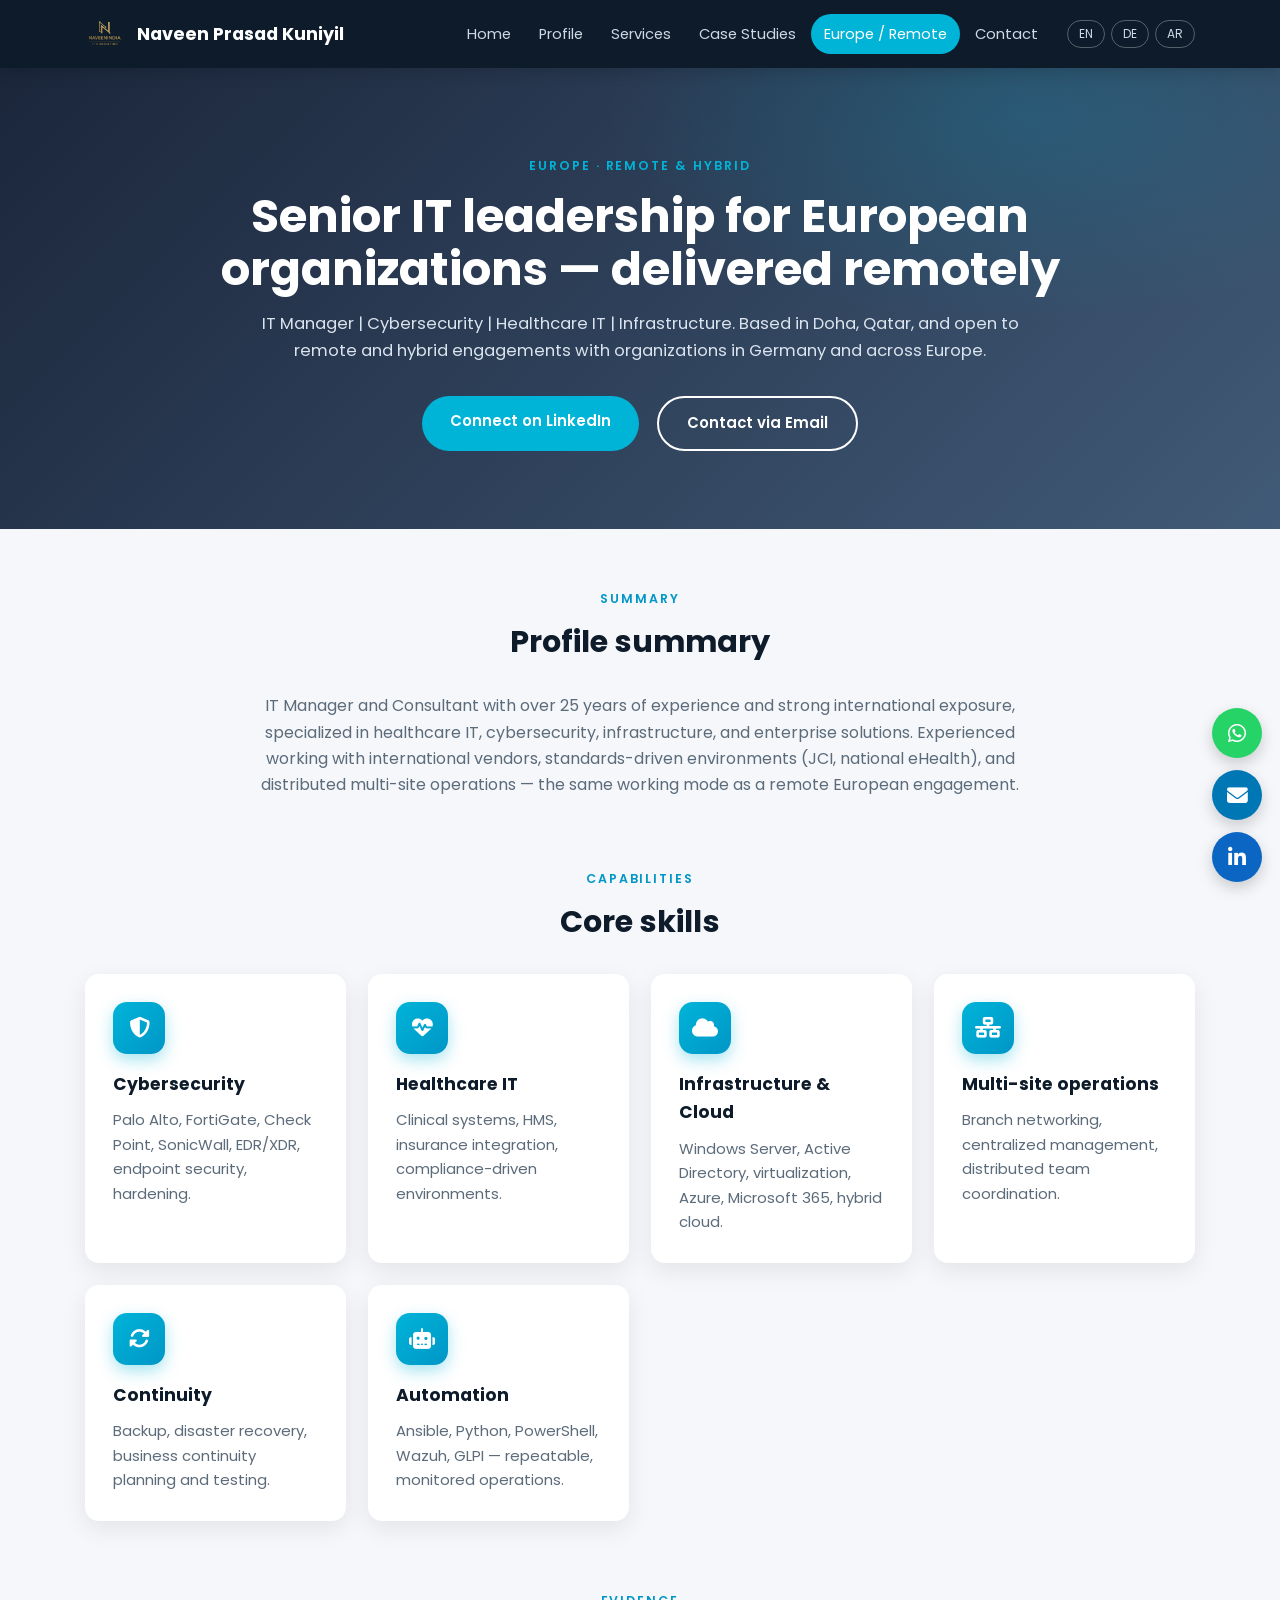
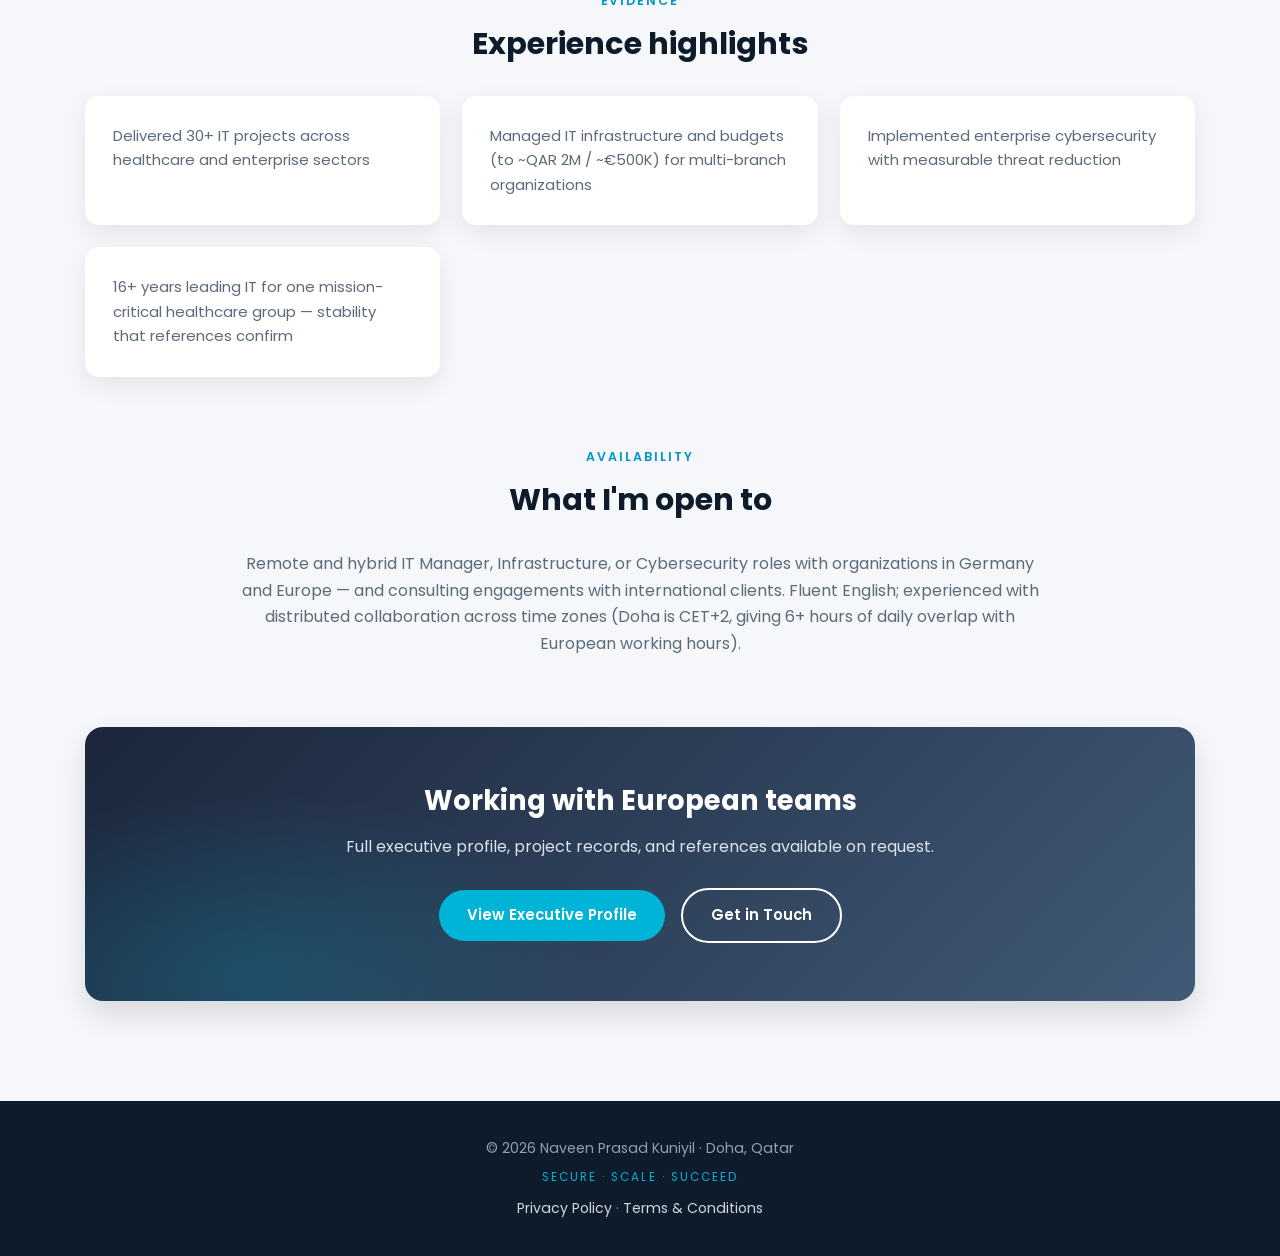
<file: germany.html>
<!DOCTYPE html>
<html lang="en">
<head>
<meta charset="UTF-8">
<meta name="viewport" content="width=device-width, initial-scale=1.0">
<title>Europe & Remote IT Leadership | Naveen Prasad Kuniyil</title>
<meta name="description" content="Senior IT infrastructure and cybersecurity leader open to remote and hybrid engagements with organizations in Germany and Europe. 25+ years experience, healthcare IT specialization.">
<meta name="keywords" content="remote IT manager Europe, IT consultant Germany remote, cybersecurity consultant Europe, healthcare IT Germany, remote infrastructure manager">
<link href="https://fonts.googleapis.com/css2?family=Poppins:wght@300;400;600;700&display=swap" rel="stylesheet">
<link rel="stylesheet" href="https://cdnjs.cloudflare.com/ajax/libs/font-awesome/6.5.0/css/all.min.css">
<link rel="stylesheet" href="style.css">
</head>
<body>
<header class="site">
<div class="nav">
<a class="brand" href="index.html"><img src="naveenindia_logo.png" alt="Naveen India logo"> Naveen Prasad Kuniyil</a>
<button class="menu-btn" onclick="toggleMenu()" aria-label="Menu"><i class="fas fa-bars"></i></button>
<nav class="nav-links" id="navMenu">
<a href="index.html">Home</a>
<a href="cv.html">Profile</a>
<a href="services.html">Services</a>
<a href="case-studies.html">Case Studies</a>
<a href="germany.html" class="active">Europe / Remote</a>
<a href="contact.html">Contact</a>
</nav>
<div class="lang-switch">
<button onclick="setLang('en')">EN</button>
<button onclick="setLang('de')">DE</button>
<button onclick="setLang('ar')">AR</button>
</div>
</div>
</header>

<div class="hero">
<div class="hero-inner">
<span class="eyebrow">Europe · Remote &amp; hybrid</span>
<h1>Senior IT leadership for European organizations — delivered remotely</h1>
<p class="lead">IT Manager | Cybersecurity | Healthcare IT | Infrastructure. Based in Doha, Qatar, and open to remote and hybrid engagements with organizations in Germany and across Europe.</p>
<div class="cta">
<a class="btn btn-cyan" href="https://www.linkedin.com/in/naveen-prasad-kuniyil" target="_blank" rel="noopener">Connect on LinkedIn</a>
<a class="btn btn-ghost" href="mailto:naveenprasad.naveen@gmail.com">Contact via Email</a>
</div>
</div>
</div>

<main>

<section>
<span class="eyebrow">Summary</span>
<h2 class="section-title">Profile summary</h2>
<p class="intro">IT Manager and Consultant with over 25 years of experience and strong international exposure, specialized in healthcare IT, cybersecurity, infrastructure, and enterprise solutions. Experienced working with international vendors, standards-driven environments (JCI, national eHealth), and distributed multi-site operations — the same working mode as a remote European engagement.</p>
</section>

<section>
<span class="eyebrow">Capabilities</span>
<h2 class="section-title">Core skills</h2>
<div class="grid-3">
<div class="card"><div class="icon"><i class="fas fa-shield-halved"></i></div><h3>Cybersecurity</h3><p>Palo Alto, FortiGate, Check Point, SonicWall, EDR/XDR, endpoint security, hardening.</p></div>
<div class="card"><div class="icon"><i class="fas fa-heart-pulse"></i></div><h3>Healthcare IT</h3><p>Clinical systems, HMS, insurance integration, compliance-driven environments.</p></div>
<div class="card"><div class="icon"><i class="fas fa-cloud"></i></div><h3>Infrastructure &amp; Cloud</h3><p>Windows Server, Active Directory, virtualization, Azure, Microsoft 365, hybrid cloud.</p></div>
<div class="card"><div class="icon"><i class="fas fa-network-wired"></i></div><h3>Multi-site operations</h3><p>Branch networking, centralized management, distributed team coordination.</p></div>
<div class="card"><div class="icon"><i class="fas fa-rotate"></i></div><h3>Continuity</h3><p>Backup, disaster recovery, business continuity planning and testing.</p></div>
<div class="card"><div class="icon"><i class="fas fa-robot"></i></div><h3>Automation</h3><p>Ansible, Python, PowerShell, Wazuh, GLPI — repeatable, monitored operations.</p></div>
</div>
</section>

<section>
<span class="eyebrow">Evidence</span>
<h2 class="section-title">Experience highlights</h2>
<div class="grid">
<div class="card"><p>Delivered 30+ IT projects across healthcare and enterprise sectors</p></div>
<div class="card"><p>Managed IT infrastructure and budgets (to ~QAR 2M / ~€500K) for multi-branch organizations</p></div>
<div class="card"><p>Implemented enterprise cybersecurity with measurable threat reduction</p></div>
<div class="card"><p>16+ years leading IT for one mission-critical healthcare group — stability that references confirm</p></div>
</div>
</section>

<section>
<span class="eyebrow">Availability</span>
<h2 class="section-title">What I'm open to</h2>
<p class="intro">Remote and hybrid IT Manager, Infrastructure, or Cybersecurity roles with organizations in Germany and Europe — and consulting engagements with international clients. Fluent English; experienced with distributed collaboration across time zones (Doha is CET+2, giving 6+ hours of daily overlap with European working hours).</p>
</section>

<section>
<div class="cta-band">
<h2>Working with European teams</h2>
<p>Full executive profile, project records, and references available on request.</p>
<a class="btn btn-cyan" href="cv.html">View Executive Profile</a>
<a class="btn btn-ghost" href="contact.html">Get in Touch</a>
</div>
</section>

</main>
<div class="float-icons">
<a href="https://wa.me/97433990879?text=Hello%20I%20need%20IT%20consultation" target="_blank" rel="noopener" class="whatsapp" aria-label="WhatsApp"><i class="fab fa-whatsapp"></i></a>
<a href="mailto:naveenprasad.naveen@gmail.com" class="email" aria-label="Email"><i class="fas fa-envelope"></i></a>
<a href="https://www.linkedin.com/in/naveen-prasad-kuniyil" target="_blank" rel="noopener" class="linkedin" aria-label="LinkedIn"><i class="fab fa-linkedin-in"></i></a>
</div>
<footer class="site">
<p>© 2026 Naveen Prasad Kuniyil · Doha, Qatar</p>
<p class="foot-tag">SECURE · SCALE · SUCCEED</p>
<p style="margin-top:10px;"><a href="privacy.html">Privacy Policy</a> · <a href="terms.html">Terms &amp; Conditions</a></p>
</footer>

<div id="google_translate_element" style="display:none;"></div>
<script>
function googleTranslateElementInit(){
new google.translate.TranslateElement({pageLanguage:'en'},'google_translate_element');
}
function setLang(lang){
const interval=setInterval(()=>{
const select=document.querySelector(".goog-te-combo");
if(select){select.value=lang;select.dispatchEvent(new Event("change"));clearInterval(interval);}
},300);
document.body.dir=(lang==="ar")?"rtl":"ltr";
}
function toggleMenu(){document.getElementById("navMenu").classList.toggle("open");}
</script>
<script src="//translate.google.com/translate_a/element.js?cb=googleTranslateElementInit"></script>

</body>
</html>
</file>
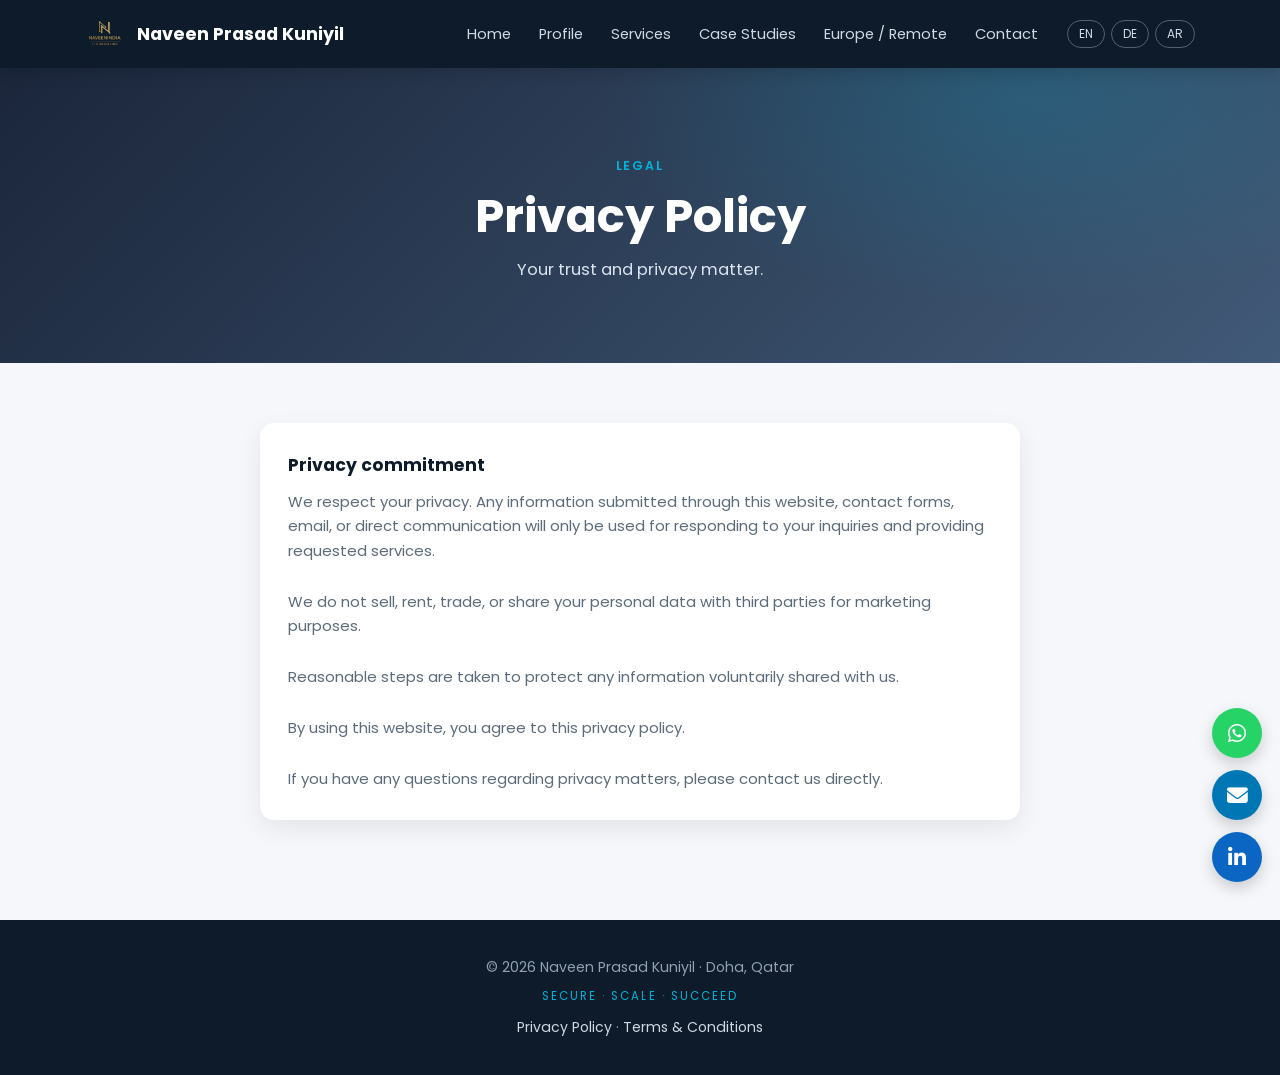
<file: privacy.html>
<!DOCTYPE html>
<html lang="en">
<head>
<meta charset="UTF-8">
<meta name="viewport" content="width=device-width, initial-scale=1.0">
<title>Privacy Policy | Naveen Prasad Kuniyil</title>
<meta name="description" content="Privacy policy for naveenindia.com.">
<meta name="keywords" content="privacy policy">
<link href="https://fonts.googleapis.com/css2?family=Poppins:wght@300;400;600;700&display=swap" rel="stylesheet">
<link rel="stylesheet" href="https://cdnjs.cloudflare.com/ajax/libs/font-awesome/6.5.0/css/all.min.css">
<link rel="stylesheet" href="style.css">
</head>
<body>
<header class="site">
<div class="nav">
<a class="brand" href="index.html"><img src="naveenindia_logo.png" alt="Naveen India logo"> Naveen Prasad Kuniyil</a>
<button class="menu-btn" onclick="toggleMenu()" aria-label="Menu"><i class="fas fa-bars"></i></button>
<nav class="nav-links" id="navMenu">
<a href="index.html">Home</a>
<a href="cv.html">Profile</a>
<a href="services.html">Services</a>
<a href="case-studies.html">Case Studies</a>
<a href="germany.html">Europe / Remote</a>
<a href="contact.html">Contact</a>
</nav>
<div class="lang-switch">
<button onclick="setLang('en')">EN</button>
<button onclick="setLang('de')">DE</button>
<button onclick="setLang('ar')">AR</button>
</div>
</div>
</header>

<div class="hero">
<div class="hero-inner">
<span class="eyebrow">Legal</span>
<h1>Privacy Policy</h1>
<p class="lead">Your trust and privacy matter.</p>
</div>
</div>
<main>
<section>
<div class="card" style="max-width:760px;margin:0 auto">
<h3>Privacy commitment</h3>
<p>We respect your privacy. Any information submitted through this website, contact forms, email, or direct communication will only be used for responding to your inquiries and providing requested services.</p><br>
<p>We do not sell, rent, trade, or share your personal data with third parties for marketing purposes.</p><br>
<p>Reasonable steps are taken to protect any information voluntarily shared with us.</p><br>
<p>By using this website, you agree to this privacy policy.</p><br>
<p>If you have any questions regarding privacy matters, please contact us directly.</p>
</div>
</section>
</main>
<div class="float-icons">
<a href="https://wa.me/97433990879?text=Hello%20I%20need%20IT%20consultation" target="_blank" rel="noopener" class="whatsapp" aria-label="WhatsApp"><i class="fab fa-whatsapp"></i></a>
<a href="mailto:naveenprasad.naveen@gmail.com" class="email" aria-label="Email"><i class="fas fa-envelope"></i></a>
<a href="https://www.linkedin.com/in/naveen-prasad-kuniyil" target="_blank" rel="noopener" class="linkedin" aria-label="LinkedIn"><i class="fab fa-linkedin-in"></i></a>
</div>
<footer class="site">
<p>© 2026 Naveen Prasad Kuniyil · Doha, Qatar</p>
<p class="foot-tag">SECURE · SCALE · SUCCEED</p>
<p style="margin-top:10px;"><a href="privacy.html">Privacy Policy</a> · <a href="terms.html">Terms &amp; Conditions</a></p>
</footer>

<div id="google_translate_element" style="display:none;"></div>
<script>
function googleTranslateElementInit(){
new google.translate.TranslateElement({pageLanguage:'en'},'google_translate_element');
}
function setLang(lang){
const interval=setInterval(()=>{
const select=document.querySelector(".goog-te-combo");
if(select){select.value=lang;select.dispatchEvent(new Event("change"));clearInterval(interval);}
},300);
document.body.dir=(lang==="ar")?"rtl":"ltr";
}
function toggleMenu(){document.getElementById("navMenu").classList.toggle("open");}
</script>
<script src="//translate.google.com/translate_a/element.js?cb=googleTranslateElementInit"></script>

</body>
</html>
</file>
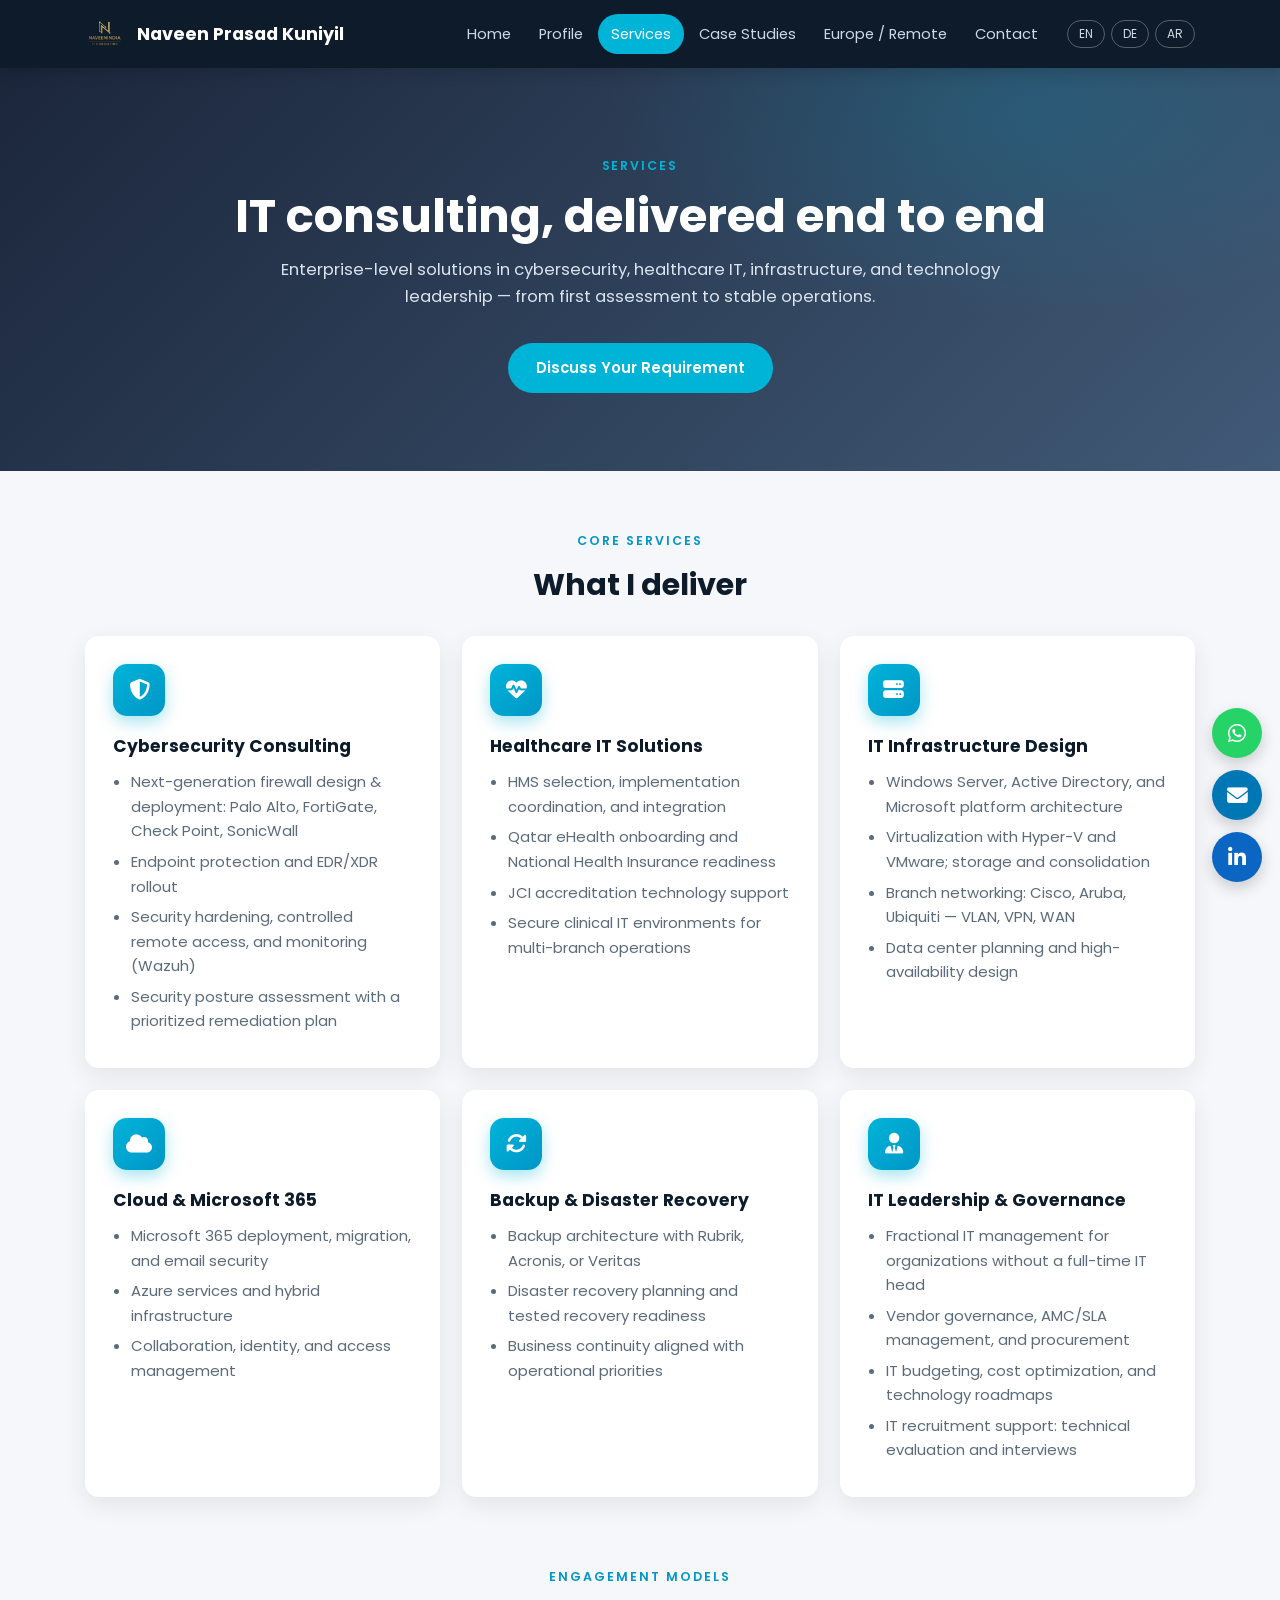
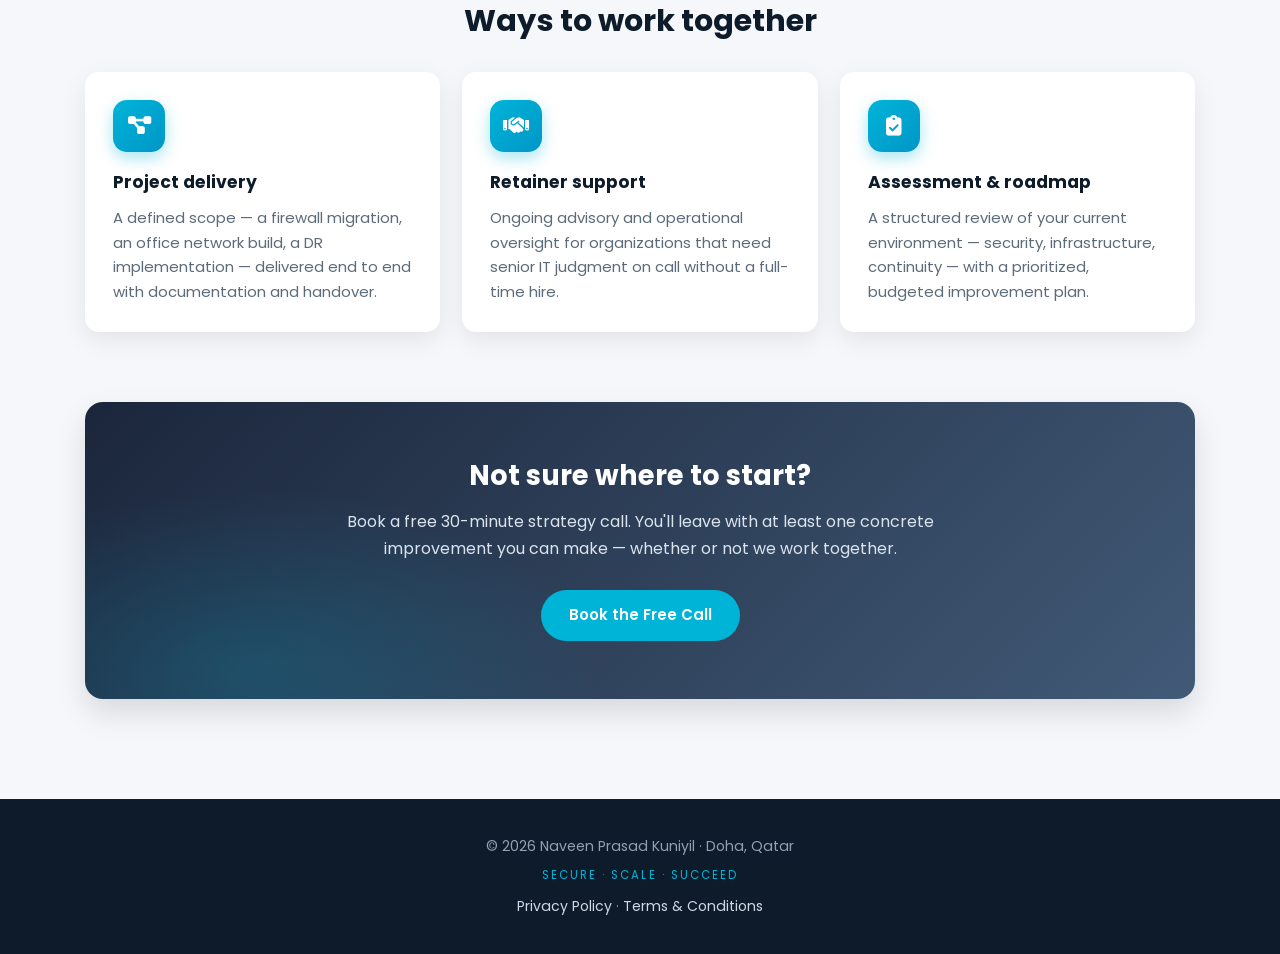
<file: services.html>
<!DOCTYPE html>
<html lang="en">
<head>
<meta charset="UTF-8">
<meta name="viewport" content="width=device-width, initial-scale=1.0">
<title>IT Consulting Services | Naveen Prasad Kuniyil | Qatar</title>
<meta name="description" content="Cybersecurity, healthcare IT, infrastructure design, cloud, backup & DR, and fractional IT leadership services in Qatar and the GCC.">
<meta name="keywords" content="IT consulting Qatar, cybersecurity services Qatar, healthcare IT consultant, firewall deployment, Microsoft 365 migration, disaster recovery Qatar">
<link href="https://fonts.googleapis.com/css2?family=Poppins:wght@300;400;600;700&display=swap" rel="stylesheet">
<link rel="stylesheet" href="https://cdnjs.cloudflare.com/ajax/libs/font-awesome/6.5.0/css/all.min.css">
<link rel="stylesheet" href="style.css">
</head>
<body>
<header class="site">
<div class="nav">
<a class="brand" href="index.html"><img src="naveenindia_logo.png" alt="Naveen India logo"> Naveen Prasad Kuniyil</a>
<button class="menu-btn" onclick="toggleMenu()" aria-label="Menu"><i class="fas fa-bars"></i></button>
<nav class="nav-links" id="navMenu">
<a href="index.html">Home</a>
<a href="cv.html">Profile</a>
<a href="services.html" class="active">Services</a>
<a href="case-studies.html">Case Studies</a>
<a href="germany.html">Europe / Remote</a>
<a href="contact.html">Contact</a>
</nav>
<div class="lang-switch">
<button onclick="setLang('en')">EN</button>
<button onclick="setLang('de')">DE</button>
<button onclick="setLang('ar')">AR</button>
</div>
</div>
</header>

<div class="hero">
<div class="hero-inner">
<span class="eyebrow">Services</span>
<h1>IT consulting, delivered end to end</h1>
<p class="lead">Enterprise-level solutions in cybersecurity, healthcare IT, infrastructure, and technology leadership — from first assessment to stable operations.</p>
<div class="cta"><a class="btn btn-cyan" href="https://calendly.com/naveenprasad-naveen/30min" target="_blank" rel="noopener">Discuss Your Requirement</a></div>
</div>
</div>

<main>

<section>
<span class="eyebrow">Core services</span>
<h2 class="section-title">What I deliver</h2>
<div class="grid">

<div class="card"><div class="icon"><i class="fas fa-shield-halved"></i></div><h3>Cybersecurity Consulting</h3>
<ul>
<li>Next-generation firewall design &amp; deployment: Palo Alto, FortiGate, Check Point, SonicWall</li>
<li>Endpoint protection and EDR/XDR rollout</li>
<li>Security hardening, controlled remote access, and monitoring (Wazuh)</li>
<li>Security posture assessment with a prioritized remediation plan</li>
</ul></div>

<div class="card"><div class="icon"><i class="fas fa-heart-pulse"></i></div><h3>Healthcare IT Solutions</h3>
<ul>
<li>HMS selection, implementation coordination, and integration</li>
<li>Qatar eHealth onboarding and National Health Insurance readiness</li>
<li>JCI accreditation technology support</li>
<li>Secure clinical IT environments for multi-branch operations</li>
</ul></div>

<div class="card"><div class="icon"><i class="fas fa-server"></i></div><h3>IT Infrastructure Design</h3>
<ul>
<li>Windows Server, Active Directory, and Microsoft platform architecture</li>
<li>Virtualization with Hyper-V and VMware; storage and consolidation</li>
<li>Branch networking: Cisco, Aruba, Ubiquiti — VLAN, VPN, WAN</li>
<li>Data center planning and high-availability design</li>
</ul></div>

<div class="card"><div class="icon"><i class="fas fa-cloud"></i></div><h3>Cloud &amp; Microsoft 365</h3>
<ul>
<li>Microsoft 365 deployment, migration, and email security</li>
<li>Azure services and hybrid infrastructure</li>
<li>Collaboration, identity, and access management</li>
</ul></div>

<div class="card"><div class="icon"><i class="fas fa-rotate"></i></div><h3>Backup &amp; Disaster Recovery</h3>
<ul>
<li>Backup architecture with Rubrik, Acronis, or Veritas</li>
<li>Disaster recovery planning and tested recovery readiness</li>
<li>Business continuity aligned with operational priorities</li>
</ul></div>

<div class="card"><div class="icon"><i class="fas fa-user-tie"></i></div><h3>IT Leadership &amp; Governance</h3>
<ul>
<li>Fractional IT management for organizations without a full-time IT head</li>
<li>Vendor governance, AMC/SLA management, and procurement</li>
<li>IT budgeting, cost optimization, and technology roadmaps</li>
<li>IT recruitment support: technical evaluation and interviews</li>
</ul></div>

</div>
</section>

<section>
<span class="eyebrow">Engagement models</span>
<h2 class="section-title">Ways to work together</h2>
<div class="grid-3">
<div class="card"><div class="icon"><i class="fas fa-diagram-project"></i></div><h3>Project delivery</h3><p>A defined scope — a firewall migration, an office network build, a DR implementation — delivered end to end with documentation and handover.</p></div>
<div class="card"><div class="icon"><i class="fas fa-handshake"></i></div><h3>Retainer support</h3><p>Ongoing advisory and operational oversight for organizations that need senior IT judgment on call without a full-time hire.</p></div>
<div class="card"><div class="icon"><i class="fas fa-clipboard-check"></i></div><h3>Assessment &amp; roadmap</h3><p>A structured review of your current environment — security, infrastructure, continuity — with a prioritized, budgeted improvement plan.</p></div>
</div>
</section>

<section>
<div class="cta-band">
<h2>Not sure where to start?</h2>
<p>Book a free 30-minute strategy call. You'll leave with at least one concrete improvement you can make — whether or not we work together.</p>
<a class="btn btn-cyan" href="https://calendly.com/naveenprasad-naveen/30min" target="_blank" rel="noopener">Book the Free Call</a>
</div>
</section>

</main>
<div class="float-icons">
<a href="https://wa.me/97433990879?text=Hello%20I%20need%20IT%20consultation" target="_blank" rel="noopener" class="whatsapp" aria-label="WhatsApp"><i class="fab fa-whatsapp"></i></a>
<a href="mailto:naveenprasad.naveen@gmail.com" class="email" aria-label="Email"><i class="fas fa-envelope"></i></a>
<a href="https://www.linkedin.com/in/naveen-prasad-kuniyil" target="_blank" rel="noopener" class="linkedin" aria-label="LinkedIn"><i class="fab fa-linkedin-in"></i></a>
</div>
<footer class="site">
<p>© 2026 Naveen Prasad Kuniyil · Doha, Qatar</p>
<p class="foot-tag">SECURE · SCALE · SUCCEED</p>
<p style="margin-top:10px;"><a href="privacy.html">Privacy Policy</a> · <a href="terms.html">Terms &amp; Conditions</a></p>
</footer>

<div id="google_translate_element" style="display:none;"></div>
<script>
function googleTranslateElementInit(){
new google.translate.TranslateElement({pageLanguage:'en'},'google_translate_element');
}
function setLang(lang){
const interval=setInterval(()=>{
const select=document.querySelector(".goog-te-combo");
if(select){select.value=lang;select.dispatchEvent(new Event("change"));clearInterval(interval);}
},300);
document.body.dir=(lang==="ar")?"rtl":"ltr";
}
function toggleMenu(){document.getElementById("navMenu").classList.toggle("open");}
</script>
<script src="//translate.google.com/translate_a/element.js?cb=googleTranslateElementInit"></script>

</body>
</html>
</file>
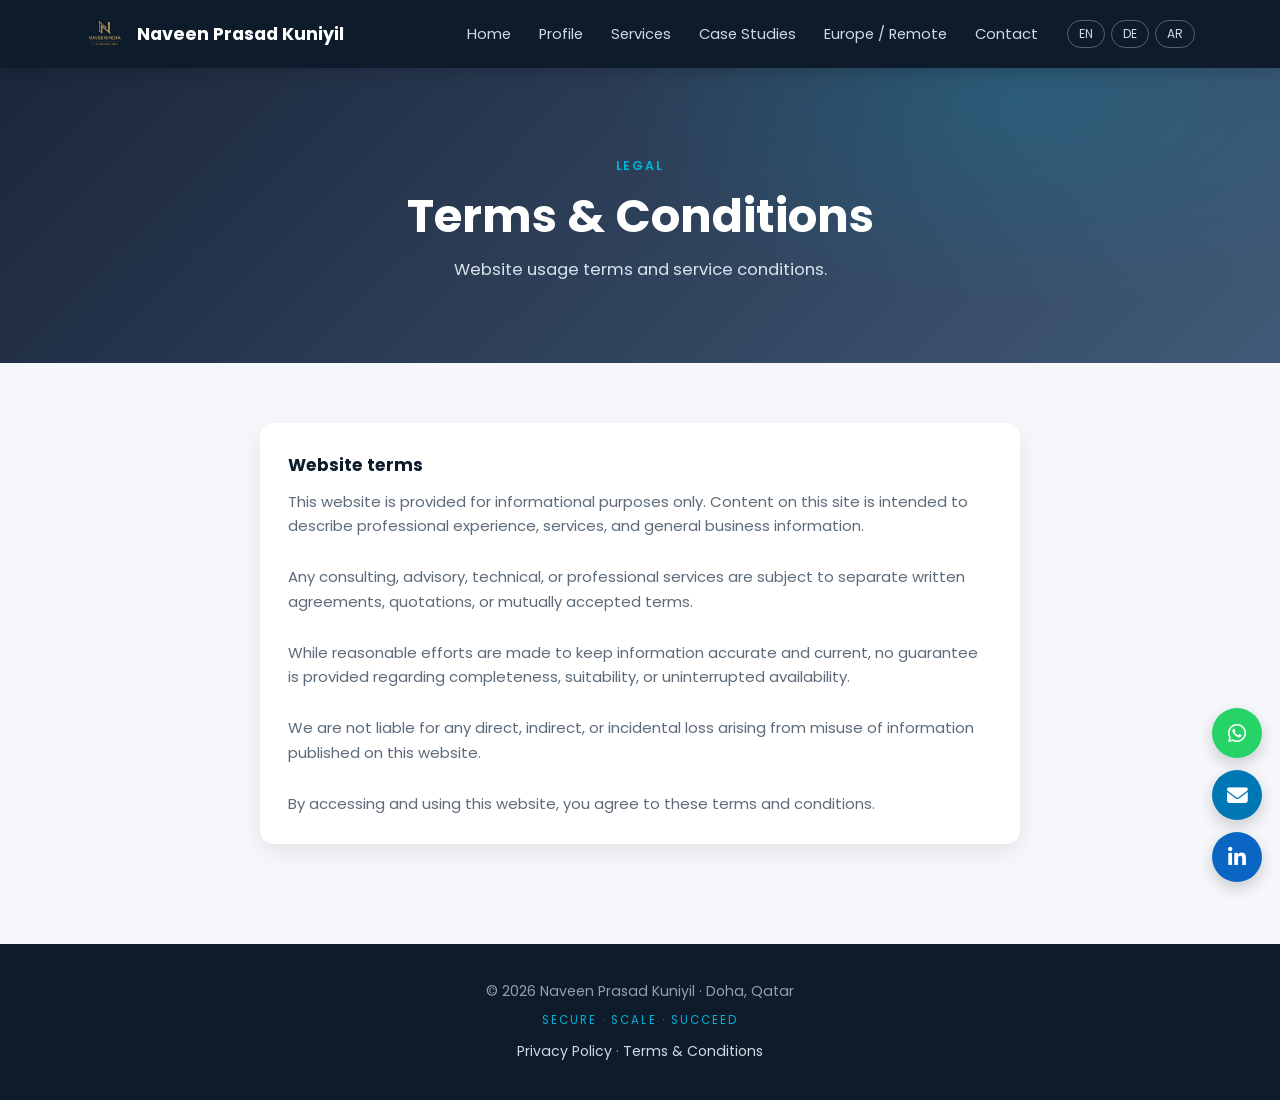
<file: terms.html>
<!DOCTYPE html>
<html lang="en">
<head>
<meta charset="UTF-8">
<meta name="viewport" content="width=device-width, initial-scale=1.0">
<title>Terms & Conditions | Naveen Prasad Kuniyil</title>
<meta name="description" content="Terms and conditions for naveenindia.com.">
<meta name="keywords" content="terms and conditions">
<link href="https://fonts.googleapis.com/css2?family=Poppins:wght@300;400;600;700&display=swap" rel="stylesheet">
<link rel="stylesheet" href="https://cdnjs.cloudflare.com/ajax/libs/font-awesome/6.5.0/css/all.min.css">
<link rel="stylesheet" href="style.css">
</head>
<body>
<header class="site">
<div class="nav">
<a class="brand" href="index.html"><img src="naveenindia_logo.png" alt="Naveen India logo"> Naveen Prasad Kuniyil</a>
<button class="menu-btn" onclick="toggleMenu()" aria-label="Menu"><i class="fas fa-bars"></i></button>
<nav class="nav-links" id="navMenu">
<a href="index.html">Home</a>
<a href="cv.html">Profile</a>
<a href="services.html">Services</a>
<a href="case-studies.html">Case Studies</a>
<a href="germany.html">Europe / Remote</a>
<a href="contact.html">Contact</a>
</nav>
<div class="lang-switch">
<button onclick="setLang('en')">EN</button>
<button onclick="setLang('de')">DE</button>
<button onclick="setLang('ar')">AR</button>
</div>
</div>
</header>

<div class="hero">
<div class="hero-inner">
<span class="eyebrow">Legal</span>
<h1>Terms &amp; Conditions</h1>
<p class="lead">Website usage terms and service conditions.</p>
</div>
</div>
<main>
<section>
<div class="card" style="max-width:760px;margin:0 auto">
<h3>Website terms</h3>
<p>This website is provided for informational purposes only. Content on this site is intended to describe professional experience, services, and general business information.</p><br>
<p>Any consulting, advisory, technical, or professional services are subject to separate written agreements, quotations, or mutually accepted terms.</p><br>
<p>While reasonable efforts are made to keep information accurate and current, no guarantee is provided regarding completeness, suitability, or uninterrupted availability.</p><br>
<p>We are not liable for any direct, indirect, or incidental loss arising from misuse of information published on this website.</p><br>
<p>By accessing and using this website, you agree to these terms and conditions.</p>
</div>
</section>
</main>
<div class="float-icons">
<a href="https://wa.me/97433990879?text=Hello%20I%20need%20IT%20consultation" target="_blank" rel="noopener" class="whatsapp" aria-label="WhatsApp"><i class="fab fa-whatsapp"></i></a>
<a href="mailto:naveenprasad.naveen@gmail.com" class="email" aria-label="Email"><i class="fas fa-envelope"></i></a>
<a href="https://www.linkedin.com/in/naveen-prasad-kuniyil" target="_blank" rel="noopener" class="linkedin" aria-label="LinkedIn"><i class="fab fa-linkedin-in"></i></a>
</div>
<footer class="site">
<p>© 2026 Naveen Prasad Kuniyil · Doha, Qatar</p>
<p class="foot-tag">SECURE · SCALE · SUCCEED</p>
<p style="margin-top:10px;"><a href="privacy.html">Privacy Policy</a> · <a href="terms.html">Terms &amp; Conditions</a></p>
</footer>

<div id="google_translate_element" style="display:none;"></div>
<script>
function googleTranslateElementInit(){
new google.translate.TranslateElement({pageLanguage:'en'},'google_translate_element');
}
function setLang(lang){
const interval=setInterval(()=>{
const select=document.querySelector(".goog-te-combo");
if(select){select.value=lang;select.dispatchEvent(new Event("change"));clearInterval(interval);}
},300);
document.body.dir=(lang==="ar")?"rtl":"ltr";
}
function toggleMenu(){document.getElementById("navMenu").classList.toggle("open");}
</script>
<script src="//translate.google.com/translate_a/element.js?cb=googleTranslateElementInit"></script>

</body>
</html>
</file>
<file: style.css>
/* ============================================================
   naveenindia.com — shared stylesheet v3
   The original glossy aesthetic (navy gradients, cyan, floating
   cards, pill buttons) carrying the new content structure.
   ============================================================ */
:root{
  --ink:#0d1b2a;
  --slate:#1b263b;
  --steel:#415a77;
  --cyan:#00b4d8;
  --cyan-dark:#0096c7;
  --bg:#f5f7fb;
  --card:#ffffff;
  --text:#222c37;
  --muted:#5c6b7a;
  --radius:14px;
  --shadow:0 8px 25px rgba(0,0,0,.08);
  --shadow-lift:0 14px 30px rgba(0,0,0,.12);
}
*{margin:0;padding:0;box-sizing:border-box;font-family:'Poppins',sans-serif}
html{scroll-behavior:smooth}
body{background:var(--bg);color:var(--text);line-height:1.65;font-size:16px;overflow-x:hidden;top:0 !important}
a{color:var(--cyan-dark);text-decoration:none}
a:hover{text-decoration:underline}
img{max-width:100%}

/* Google Translate chrome hidden */
.goog-te-banner-frame,.skiptranslate,.goog-te-gadget,.goog-te-combo,
.goog-logo-link,.goog-te-balloon-frame,#google_translate_element{display:none !important}

/* ---------- header ---------- */
header.site{
  background:var(--ink);color:#fff;position:sticky;top:0;z-index:999;
  box-shadow:0 4px 15px rgba(0,0,0,.15);
}
.nav{max-width:1150px;margin:0 auto;padding:14px 20px;display:flex;align-items:center;gap:16px;flex-wrap:wrap}
.brand{display:flex;align-items:center;gap:12px;color:#fff;font-weight:700;font-size:1.1rem}
.brand:hover{text-decoration:none}
.brand img{height:40px;width:auto}
.nav-links{display:flex;gap:2px;margin-left:auto;flex-wrap:wrap}
.nav-links a{color:#cfd8e3;font-size:.92rem;padding:8px 13px;border-radius:20px;transition:.25s}
.nav-links a:hover{color:#fff;background:rgba(255,255,255,.1);text-decoration:none}
.nav-links a.active{color:#fff;background:var(--cyan)}
.lang-switch{display:flex;gap:6px}
.lang-switch button{
  background:transparent;color:#cfd8e3;border:1px solid rgba(255,255,255,.3);
  border-radius:20px;padding:4px 11px;font-size:.75rem;cursor:pointer;transition:.25s;
}
.lang-switch button:hover{color:var(--ink);background:#fff;border-color:#fff}
.menu-btn{display:none;background:none;border:none;color:#fff;font-size:1.4rem;cursor:pointer;margin-left:auto}

/* ---------- hero ---------- */
.hero{
  background:linear-gradient(135deg,var(--slate),var(--steel));
  color:#fff;padding:88px 20px 72px;text-align:center;position:relative;overflow:hidden;
}
.hero::after{
  content:"";position:absolute;inset:0;pointer-events:none;
  background:radial-gradient(600px 300px at 80% 10%,rgba(0,180,216,.18),transparent 70%);
}
.hero-inner{max-width:900px;margin:0 auto;position:relative;z-index:1}
.hero img.hero-logo{width:200px;margin-bottom:20px;filter:drop-shadow(0 8px 20px rgba(0,0,0,.25))}
.hero img.photo{
  width:165px;height:165px;border-radius:50%;object-fit:cover;
  border:5px solid #fff;box-shadow:0 10px 25px rgba(0,0,0,.25);margin-bottom:20px;
}
.hero .eyebrow{color:var(--cyan);margin-bottom:12px}
.hero h1{font-size:clamp(2rem,5vw,2.9rem);line-height:1.15;margin-bottom:14px}
.hero p.lead{color:#dbe4ee;max-width:760px;margin:0 auto 8px;font-size:1.03rem}
.hero .cta{margin-top:26px;display:flex;gap:6px;justify-content:center;flex-wrap:wrap}

/* stat cards */
.stats{
  max-width:1150px;margin:-38px auto 0;padding:0 20px;position:relative;z-index:2;
  display:grid;grid-template-columns:repeat(auto-fit,minmax(200px,1fr));gap:18px;
}
.stat{
  background:var(--card);padding:26px 22px;border-radius:var(--radius);
  box-shadow:var(--shadow);text-align:center;transition:.3s;
}
.stat:hover{transform:translateY(-6px);box-shadow:var(--shadow-lift)}
.stat b{display:block;font-size:2.1rem;color:var(--cyan);font-weight:700;line-height:1.2}
.stat span{color:var(--muted);font-size:.88rem}

/* ---------- layout ---------- */
main{max-width:1150px;margin:0 auto;padding:60px 20px 30px}
section{margin-bottom:70px}
.eyebrow{
  display:block;text-align:center;font-size:.78rem;letter-spacing:.16em;
  text-transform:uppercase;color:var(--cyan-dark);font-weight:600;margin-bottom:8px;
}
h2.section-title{text-align:center;font-size:1.9rem;color:var(--ink);margin-bottom:26px}
.intro{max-width:800px;margin:0 auto;text-align:center;color:var(--muted)}

/* buttons */
.btn{
  display:inline-block;padding:13px 28px;margin:6px;border-radius:30px;font-weight:600;
  font-size:.93rem;cursor:pointer;border:none;transition:.3s;
}
.btn-maroon,.btn-cyan{background:var(--cyan);color:#fff}
.btn-maroon:hover,.btn-cyan:hover{background:var(--cyan-dark);transform:translateY(-2px);text-decoration:none;color:#fff}
.btn-ghost{border:2px solid #fff;color:#fff;background:transparent}
.btn-ghost:hover{background:rgba(255,255,255,.14);transform:translateY(-2px);text-decoration:none}
.btn-ink{background:var(--ink);color:#fff}
.btn-ink:hover{background:var(--slate);transform:translateY(-2px);text-decoration:none}

/* cards */
.grid{display:grid;grid-template-columns:repeat(auto-fit,minmax(290px,1fr));gap:22px}
.grid-3{display:grid;grid-template-columns:repeat(auto-fit,minmax(250px,1fr));gap:22px}
.card{
  background:var(--card);border-radius:var(--radius);padding:28px;
  box-shadow:var(--shadow);transition:.3s;
}
.card:hover{transform:translateY(-6px);box-shadow:var(--shadow-lift)}
.card h3{color:var(--ink);font-size:1.08rem;margin-bottom:10px}
.card p,.card li{color:var(--muted);font-size:.93rem}
.card ul{padding-left:18px}
.card li{margin-bottom:6px}
.card .icon{
  width:52px;height:52px;border-radius:14px;display:flex;align-items:center;justify-content:center;
  background:linear-gradient(135deg,var(--cyan),var(--cyan-dark));color:#fff;font-size:1.3rem;margin-bottom:16px;
  box-shadow:0 6px 16px rgba(0,180,216,.35);
}
.card .tag{
  display:inline-block;font-size:.72rem;font-weight:600;letter-spacing:.1em;text-transform:uppercase;
  color:var(--cyan-dark);background:rgba(0,180,216,.1);border-radius:20px;padding:4px 12px;margin-bottom:12px;
}

/* experience timeline */
.job{
  background:var(--card);border-radius:var(--radius);box-shadow:var(--shadow);
  border-left:5px solid var(--cyan);padding:28px;margin-bottom:20px;transition:.3s;
}
.job:hover{transform:translateY(-4px);box-shadow:var(--shadow-lift)}
.job .head{display:flex;justify-content:space-between;flex-wrap:wrap;gap:8px}
.job h3{color:var(--ink);font-size:1.1rem}
.job .dates{
  font-size:.75rem;font-weight:600;color:var(--cyan-dark);background:rgba(0,180,216,.1);
  border-radius:20px;padding:5px 13px;height:fit-content;white-space:nowrap;
}
.job .org{color:var(--muted);font-size:.9rem;margin:3px 0 14px;font-style:italic}
.job ul{padding-left:19px}
.job li{margin-bottom:7px;font-size:.94rem;color:var(--text)}

/* pills / sectors */
.pill-list{display:flex;flex-wrap:wrap;gap:10px;justify-content:center}
.pill{background:var(--card);box-shadow:var(--shadow);color:var(--ink);border-radius:30px;padding:8px 18px;font-size:.86rem;font-weight:500}
.sectors{display:flex;flex-wrap:wrap;gap:12px;justify-content:center}
.sectors span{
  font-size:.8rem;font-weight:600;letter-spacing:.08em;background:var(--card);color:var(--steel);
  box-shadow:var(--shadow);padding:10px 20px;border-radius:30px;
}

/* CTA band */
.cta-band{
  background:linear-gradient(135deg,var(--slate),var(--steel));position:relative;overflow:hidden;
  color:#fff;border-radius:18px;padding:52px 34px;text-align:center;box-shadow:var(--shadow-lift);
}
.cta-band::after{
  content:"";position:absolute;inset:0;pointer-events:none;
  background:radial-gradient(500px 260px at 15% 90%,rgba(0,180,216,.2),transparent 70%);
}
.cta-band h2,.cta-band p,.cta-band a{position:relative;z-index:1}
.cta-band h2{font-size:1.7rem;margin-bottom:10px}
.cta-band p{color:#dbe4ee;margin-bottom:22px;max-width:640px;margin-left:auto;margin-right:auto}

/* contact page */
.contact-form input,.contact-form textarea{
  width:100%;padding:15px;margin-bottom:14px;border:1px solid #e1e7ef;border-radius:12px;
  font-size:.95rem;background:#fff;color:var(--text);box-shadow:var(--shadow);
}
.contact-form input:focus,.contact-form textarea:focus{outline:2px solid var(--cyan);border-color:transparent}
.contact-form textarea{min-height:150px;resize:vertical}
iframe.calendly{width:100%;height:680px;border:none;border-radius:var(--radius);background:#fff;box-shadow:var(--shadow)}
#status{font-size:.85rem;color:var(--cyan-dark);margin-top:4px;font-weight:600}

/* float icons */
.float-icons{position:fixed;right:18px;bottom:18px;display:flex;flex-direction:column;gap:12px;z-index:998}
.float-icons a{
  width:50px;height:50px;border-radius:50%;display:flex;align-items:center;justify-content:center;
  color:#fff;font-size:1.3rem;box-shadow:0 6px 15px rgba(0,0,0,.18);transition:.25s;
}
.float-icons a:hover{transform:scale(1.1);text-decoration:none;color:#fff}
.float-icons .whatsapp{background:#25D366}
.float-icons .email{background:#0077b5}
.float-icons .linkedin{background:#0A66C2}

/* footer */
footer.site{background:var(--ink);color:#8fa1b3;text-align:center;padding:36px 20px;font-size:.88rem}
footer.site .foot-tag{letter-spacing:.18em;font-size:.72rem;margin-top:8px;color:var(--cyan)}
footer.site a{color:#cfd8e3}

/* accessibility & motion */
:focus-visible{outline:2px solid var(--cyan);outline-offset:2px}
@media (prefers-reduced-motion:reduce){
  *,*::before,*::after{animation:none !important;transition:none !important}
  html{scroll-behavior:auto}
}

/* ---------- responsive ---------- */
@media(max-width:840px){
  .menu-btn{display:block}
  .nav-links{display:none;flex-direction:column;width:100%;gap:2px;padding-top:8px}
  .nav-links.open{display:flex}
  .nav-links a{padding:12px;border-radius:10px}
  .lang-switch{margin-left:0}
  .hero{padding:60px 20px 60px}
  .stats{margin-top:-30px}
}
</file>
